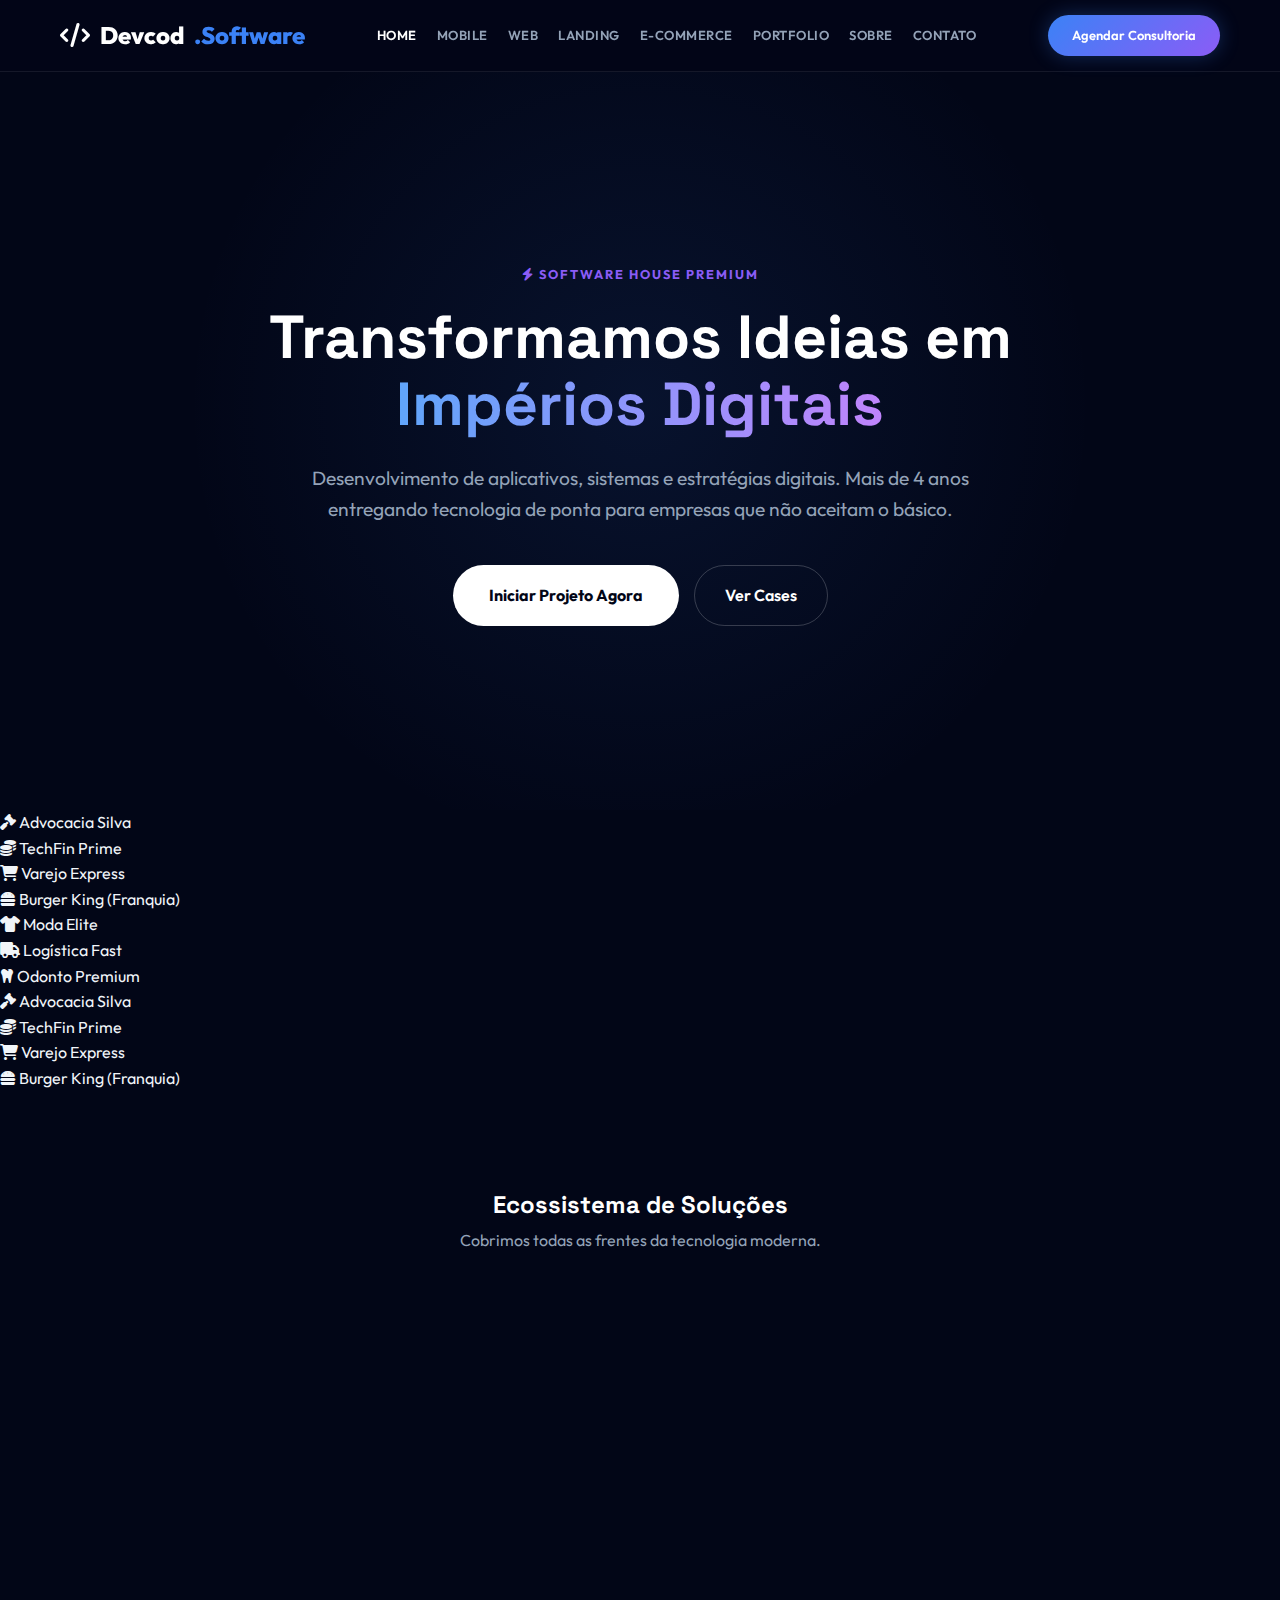
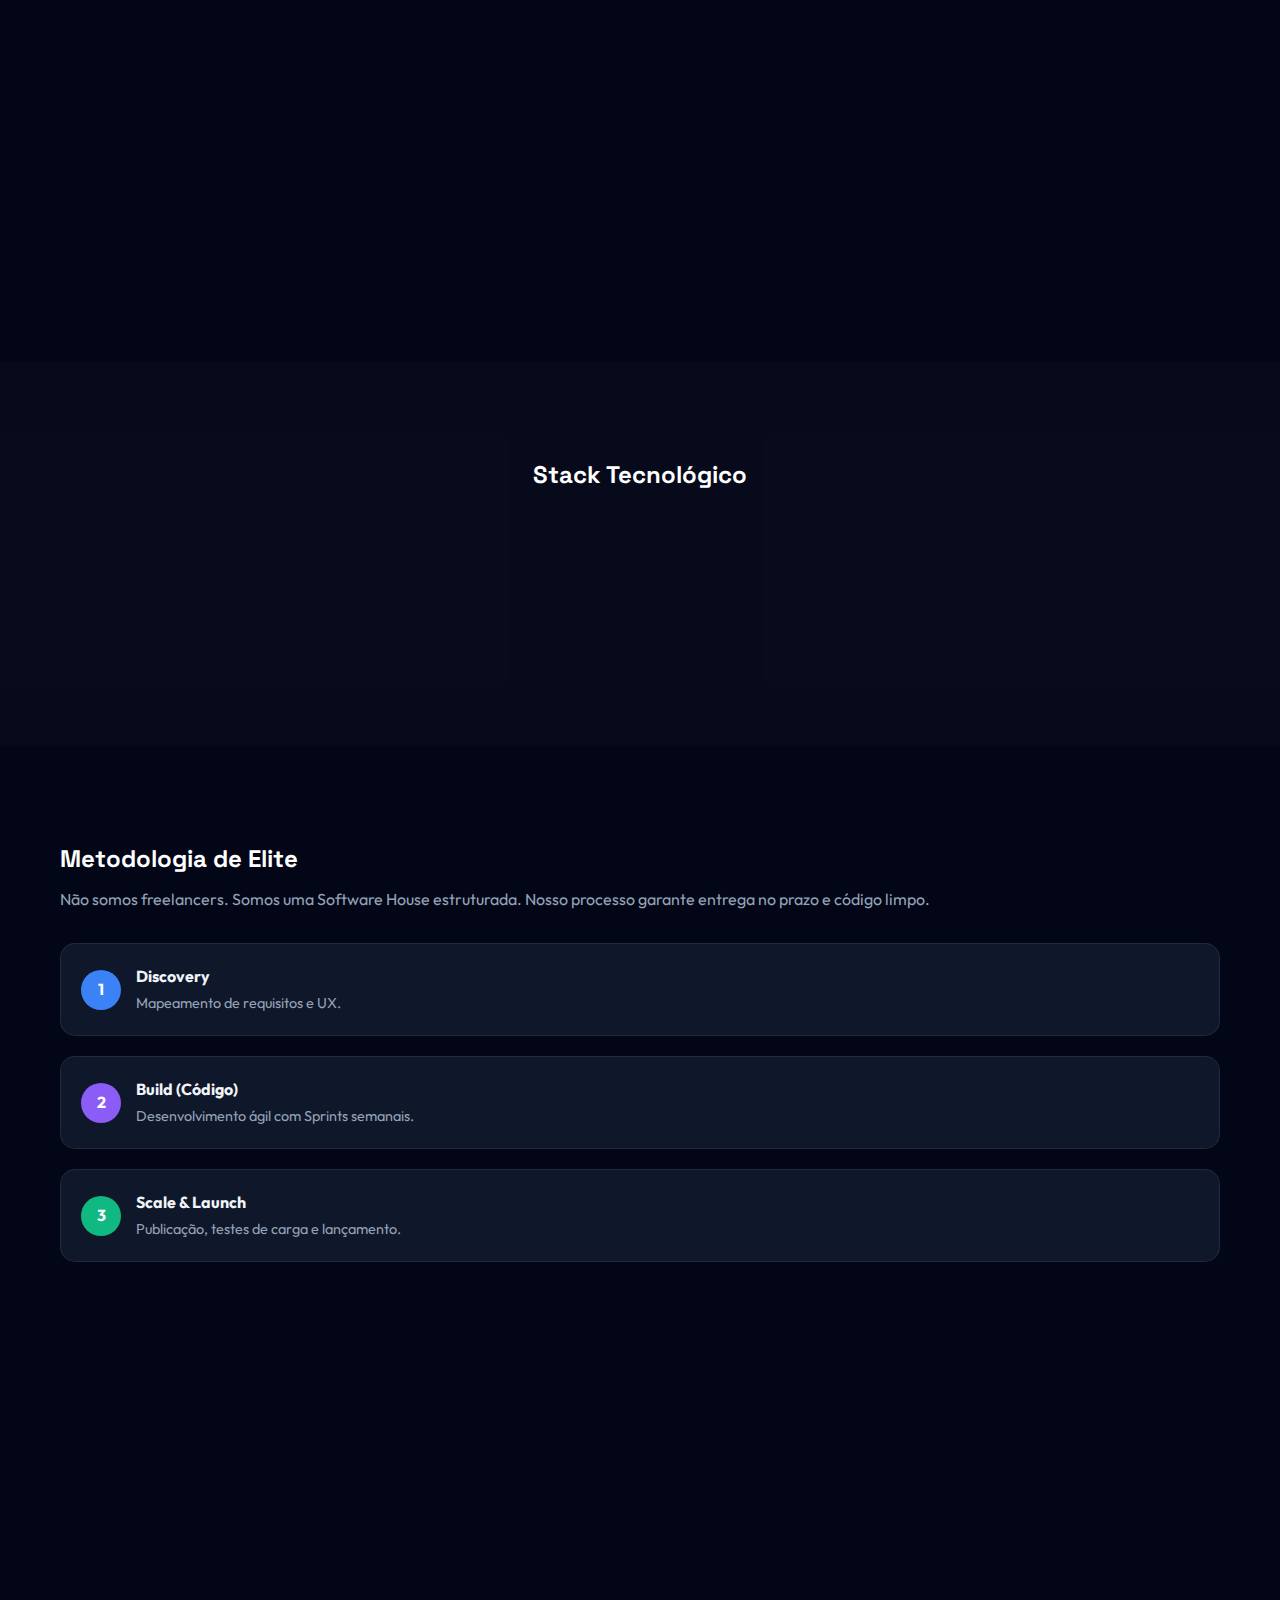
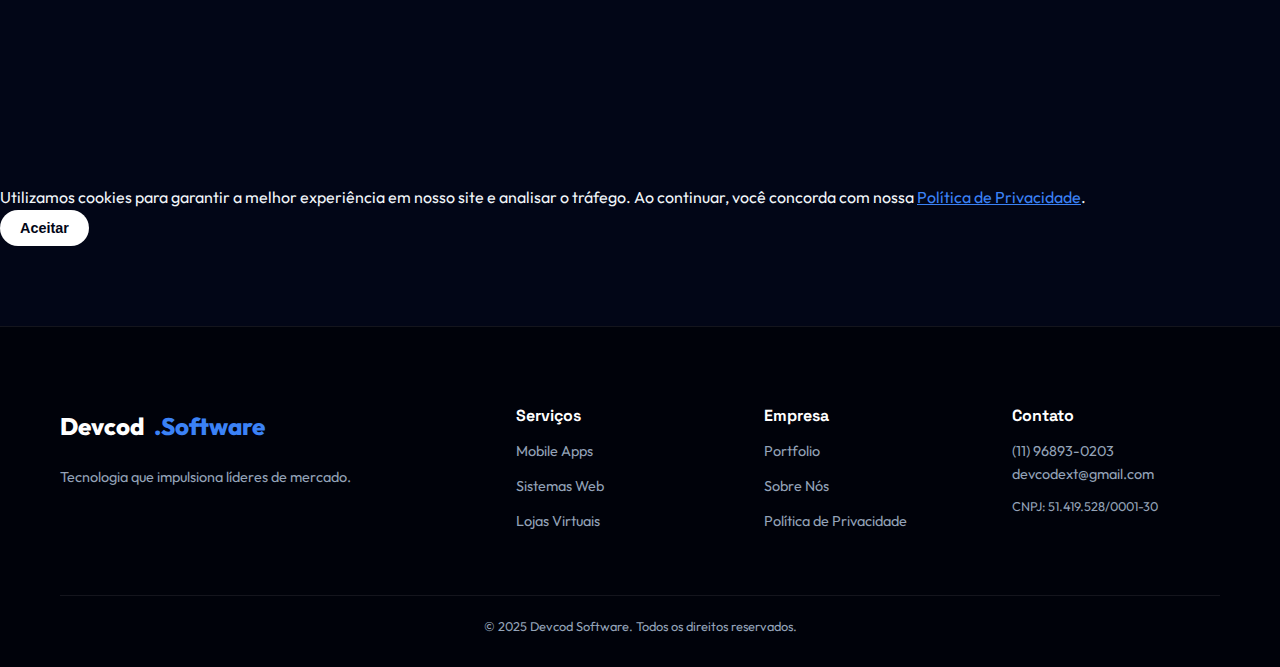
<file: index.html>
<!DOCTYPE html>
<html lang="pt-BR">
<head>
    <meta charset="UTF-8">
    <meta name="viewport" content="width=device-width, initial-scale=1.0">
    <title>Devcod Software | Tecnologia Enterprise</title>
    <meta name="description" content="Software House especializada em Apps, Sistemas Web e E-commerce. Transforme sua empresa com tecnologia de ponta.">
    <link rel="stylesheet" href="style.css">
    <link rel="stylesheet" href="https://cdnjs.cloudflare.com/ajax/libs/font-awesome/6.4.0/css/all.min.css">
</head>
<body>
    <header>
        <div class="container nav-flex">
            <a href="index.html" class="logo"><i class="fa-solid fa-code"></i> Devcod<span>.Software</span></a>
            <nav class="nav-links">
                <a href="index.html" class="active">Home</a>
                <a href="mobile.html">Mobile</a>
                <a href="web.html">Web</a>
                <a href="landing.html">Landing</a>
                <a href="ecommerce.html">E-commerce</a>
                <a href="portfolio.html">Portfolio</a>
                <a href="sobre.html">Sobre</a>
                <a href="suporte.html">Contato</a>
            </nav>
            <a href="suporte.html" class="cta-header">Agendar Consultoria</a>
        </div>
    </header>

    <main>
        <section class="hero-full">
            <div class="container">
                <div style="color:var(--accent); font-weight:700; letter-spacing:2px; text-transform:uppercase; font-size:0.8rem; margin-bottom:20px;">
                    <i class="fa-solid fa-bolt"></i> Software House Premium
                </div>
                <h1 class="hero-title">Transformamos Ideias em <span class="text-gradient">Impérios Digitais</span></h1>
                <p class="hero-subtitle">Desenvolvimento de aplicativos, sistemas e estratégias digitais. Mais de 4 anos entregando tecnologia de ponta para empresas que não aceitam o básico.</p>
                <div style="display:flex; gap:15px; justify-content:center; flex-wrap:wrap;">
                    <a href="suporte.html" class="btn-primary">Iniciar Projeto Agora</a>
                    <a href="portfolio.html" style="padding:15px 30px; border:1px solid rgba(255,255,255,0.2); border-radius:50px; color:white; font-weight:600; display:inline-flex; align-items:center; justify-content:center;">Ver Cases</a>
                </div>
            </div>
        </section>

        <!-- MARQUEE DE EMPRESAS -->
        <div class="marquee-container">
            <div class="marquee-track">
                <div class="brand-item"><i class="fa-solid fa-gavel"></i> Advocacia Silva</div>
                <div class="brand-item"><i class="fa-solid fa-coins"></i> TechFin Prime</div>
                <div class="brand-item"><i class="fa-solid fa-cart-shopping"></i> Varejo Express</div>
                <div class="brand-item"><i class="fa-solid fa-burger"></i> Burger King (Franquia)</div>
                <div class="brand-item"><i class="fa-solid fa-shirt"></i> Moda Elite</div>
                <div class="brand-item"><i class="fa-solid fa-truck"></i> Logística Fast</div>
                <div class="brand-item"><i class="fa-solid fa-tooth"></i> Odonto Premium</div>
                <!-- Repetição -->
                <div class="brand-item"><i class="fa-solid fa-gavel"></i> Advocacia Silva</div>
                <div class="brand-item"><i class="fa-solid fa-coins"></i> TechFin Prime</div>
                <div class="brand-item"><i class="fa-solid fa-cart-shopping"></i> Varejo Express</div>
                <div class="brand-item"><i class="fa-solid fa-burger"></i> Burger King (Franquia)</div>
            </div>
        </div>

        <!-- SEÇÃO: ECOSSISTEMA -->
        <section class="section-padding">
            <div class="container">
                <h2 style="text-align:center; margin-bottom:10px;">Ecossistema de Soluções</h2>
                <p style="text-align:center; color:var(--text-muted); margin-bottom:50px;">Cobrimos todas as frentes da tecnologia moderna.</p>
                
                <div class="bento-grid">
                    <div class="bento-card">
                        <div class="bento-icon"><i class="fa-brands fa-android"></i></div>
                        <h3>Mobile Enterprise</h3>
                        <p style="color:var(--text-muted); font-size:0.9rem;">Apps nativos (iOS/Android) com foco em retenção e performance.</p>
                        <a href="mobile.html" style="margin-top:20px; color:var(--primary); font-weight:700; font-size:0.9rem;">Ver detalhes &rarr;</a>
                    </div>
                    <div class="bento-card">
                        <div class="bento-icon"><i class="fa-solid fa-laptop-code"></i></div>
                        <h3>Sistemas Web</h3>
                        <p style="color:var(--text-muted); font-size:0.9rem;">Dashboards, CRMs e ERPs em nuvem para gestão completa.</p>
                        <a href="web.html" style="margin-top:20px; color:var(--primary); font-weight:700; font-size:0.9rem;">Ver detalhes &rarr;</a>
                    </div>
                    <div class="bento-card">
                        <div class="bento-icon"><i class="fa-solid fa-rocket"></i></div>
                        <h3>Landing Pages</h3>
                        <p style="color:var(--text-muted); font-size:0.9rem;">Páginas de alta conversão otimizadas para tráfego pago.</p>
                        <a href="landing.html" style="margin-top:20px; color:var(--primary); font-weight:700; font-size:0.9rem;">Ver detalhes &rarr;</a>
                    </div>
                    <div class="bento-card">
                        <div class="bento-icon"><i class="fa-solid fa-shop"></i></div>
                        <h3>E-commerce</h3>
                        <p style="color:var(--text-muted); font-size:0.9rem;">Lojas virtuais completas com pagamento e frete integrados.</p>
                        <a href="ecommerce.html" style="margin-top:20px; color:var(--primary); font-weight:700; font-size:0.9rem;">Ver detalhes &rarr;</a>
                    </div>
                </div>
            </div>
        </section>

        <!-- SEÇÃO: TECNOLOGIAS (NOVO) -->
        <section class="section-padding" style="background: rgba(255,255,255,0.02);">
            <div class="container">
                <h2 style="text-align:center; margin-bottom:40px;">Stack Tecnológico</h2>
                <div class="bento-grid" style="grid-template-columns: repeat(auto-fit, minmax(150px, 1fr));">
                    <div class="bento-card" style="align-items:center; text-align:center; padding:20px;">
                        <i class="fa-brands fa-react" style="font-size:40px; color:#61DAFB; margin-bottom:10px;"></i>
                        <span style="font-weight:700;">React</span>
                    </div>
                    <div class="bento-card" style="align-items:center; text-align:center; padding:20px;">
                        <i class="fa-brands fa-node" style="font-size:40px; color:#339933; margin-bottom:10px;"></i>
                        <span style="font-weight:700;">Node.js</span>
                    </div>
                    <div class="bento-card" style="align-items:center; text-align:center; padding:20px;">
                        <i class="fa-brands fa-aws" style="font-size:40px; color:#FF9900; margin-bottom:10px;"></i>
                        <span style="font-weight:700;">AWS Cloud</span>
                    </div>
                    <div class="bento-card" style="align-items:center; text-align:center; padding:20px;">
                        <i class="fa-brands fa-docker" style="font-size:40px; color:#2496ED; margin-bottom:10px;"></i>
                        <span style="font-weight:700;">Docker</span>
                    </div>
                </div>
            </div>
        </section>

        <!-- SEÇÃO: PROCESSO (NOVO) -->
        <section class="section-padding">
            <div class="container">
                <div class="grid-2">
                    <div>
                        <h2>Metodologia de Elite</h2>
                        <p style="color:var(--text-muted); margin-bottom:30px;">Não somos freelancers. Somos uma Software House estruturada. Nosso processo garante entrega no prazo e código limpo.</p>
                        
                        <div style="display:flex; gap:20px; flex-direction:column;">
                            <div style="background:var(--bg-card); padding:20px; border-radius:15px; border:1px solid var(--border); display:flex; align-items:center; gap:15px;">
                                <span style="background:var(--primary); color:white; width:40px; height:40px; border-radius:50%; display:flex; align-items:center; justify-content:center; font-weight:bold;">1</span>
                                <div>
                                    <strong style="display:block;">Discovery</strong>
                                    <span style="font-size:0.9rem; color:var(--text-muted);">Mapeamento de requisitos e UX.</span>
                                </div>
                            </div>
                            <div style="background:var(--bg-card); padding:20px; border-radius:15px; border:1px solid var(--border); display:flex; align-items:center; gap:15px;">
                                <span style="background:var(--accent); color:white; width:40px; height:40px; border-radius:50%; display:flex; align-items:center; justify-content:center; font-weight:bold;">2</span>
                                <div>
                                    <strong style="display:block;">Build (Código)</strong>
                                    <span style="font-size:0.9rem; color:var(--text-muted);">Desenvolvimento ágil com Sprints semanais.</span>
                                </div>
                            </div>
                            <div style="background:var(--bg-card); padding:20px; border-radius:15px; border:1px solid var(--border); display:flex; align-items:center; gap:15px;">
                                <span style="background:var(--success); color:white; width:40px; height:40px; border-radius:50%; display:flex; align-items:center; justify-content:center; font-weight:bold;">3</span>
                                <div>
                                    <strong style="display:block;">Scale & Launch</strong>
                                    <span style="font-size:0.9rem; color:var(--text-muted);">Publicação, testes de carga e lançamento.</span>
                                </div>
                            </div>
                        </div>
                    </div>
                    
                    <div class="bento-card" style="text-align:center;">
                        <h3 style="margin-bottom:20px;">Impacto em Números</h3>
                        <div style="display:grid; grid-template-columns:1fr 1fr; gap:20px;">
                            <div style="background:rgba(255,255,255,0.05); padding:15px; border-radius:10px;">
                                <div style="font-size:2rem; font-weight:800; color:var(--success);">+150</div>
                                <div style="font-size:0.7rem; text-transform:uppercase;">Projetos</div>
                            </div>
                            <div style="background:rgba(255,255,255,0.05); padding:15px; border-radius:10px;">
                                <div style="font-size:2rem; font-weight:800; color:var(--success);">4 Anos</div>
                                <div style="font-size:0.7rem; text-transform:uppercase;">Mercado</div>
                            </div>
                            <div style="background:rgba(255,255,255,0.05); padding:15px; border-radius:10px; grid-column: span 2;">
                                <div style="font-size:2rem; font-weight:800; color:var(--success);">R$ 12M+</div>
                                <div style="font-size:0.7rem; text-transform:uppercase;">Transacionados</div>
                            </div>
                        </div>
                        <a href="suporte.html" class="btn-primary" style="margin-top:30px; width:100%;">Falar com Consultor</a>
                    </div>
                </div>
            </div>
        </section>
    </main>

    <!-- BANNER DE COOKIES -->
    <div id="cookie-banner" class="cookie-banner hidden">
        <div class="cookie-content">
            <p>Utilizamos cookies para garantir a melhor experiência em nosso site e analisar o tráfego. Ao continuar, você concorda com nossa <a href="privacidade.html" style="color:var(--primary); text-decoration:underline;">Política de Privacidade</a>.</p>
            <div class="cookie-actions">
                <button id="accept-cookies" class="btn-primary" style="padding: 10px 20px; font-size: 0.9rem;">Aceitar</button>
            </div>
        </div>
    </div>

    <footer>
        <div class="container">
            <div class="footer-grid">
                <div>
                    <div class="logo">Devcod<span>.Software</span></div>
                    <p style="color:var(--text-muted); font-size:0.9rem; margin-top:20px;">Tecnologia que impulsiona líderes de mercado.</p>
                </div>
                <div class="footer-links">
                    <h4 style="font-size:1rem;">Serviços</h4>
                    <a href="mobile.html">Mobile Apps</a>
                    <a href="web.html">Sistemas Web</a>
                    <a href="ecommerce.html">Lojas Virtuais</a>
                </div>
                <div class="footer-links">
                    <h4 style="font-size:1rem;">Empresa</h4>
                    <a href="portfolio.html">Portfolio</a>
                    <a href="sobre.html">Sobre Nós</a>
                    <a href="privacidade.html">Política de Privacidade</a>
                </div>
                <div>
                    <h4 style="font-size:1rem;">Contato</h4>
                    <p style="color:var(--text-muted); font-size:0.9rem;">(11) 96893-0203</p>
                    <p style="color:var(--text-muted); font-size:0.9rem;">devcodext@gmail.com</p>
                    <p style="color:var(--text-muted); font-size:0.8rem; margin-top:10px;">CNPJ: 51.419.528/0001-30</p>
                </div>
            </div>
            <div style="text-align:center; margin-top:50px; border-top:1px solid var(--border); padding-top:20px; font-size:0.8rem; color:var(--text-muted);">
                &copy; 2025 Devcod Software. Todos os direitos reservados.
            </div>
        </div>
    </footer>
    <script src="script.js"></script>
</body>
</html>
</file>
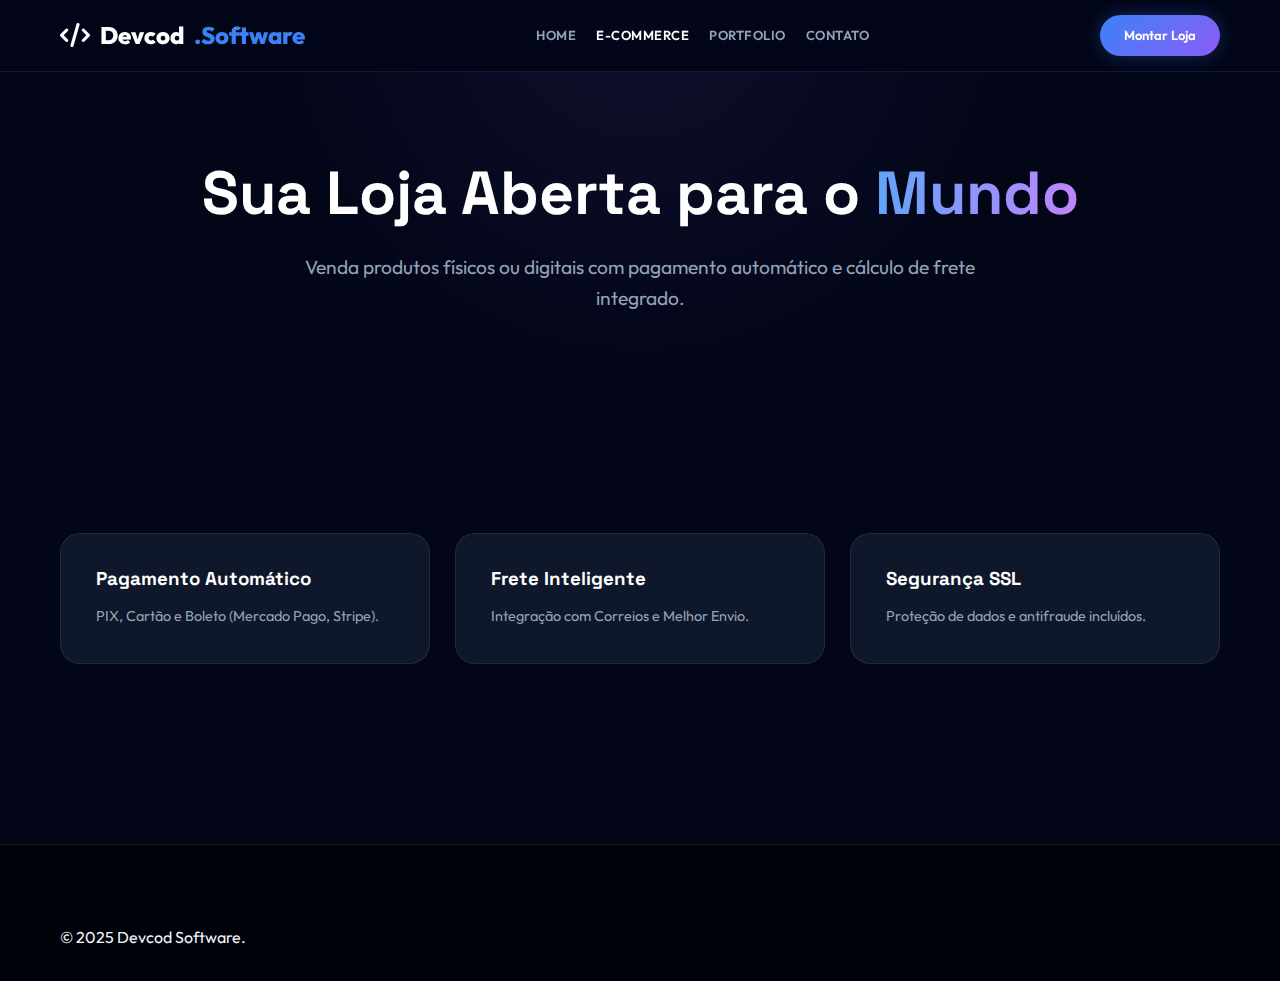
<file: ecommerce.html>
<!DOCTYPE html>
<html lang="pt-BR">
<head>
    <meta charset="UTF-8">
    <meta name="viewport" content="width=device-width, initial-scale=1.0">
    <title>E-commerce | Devcod</title>
    <link rel="stylesheet" href="style.css">
    <link rel="stylesheet" href="https://cdnjs.cloudflare.com/ajax/libs/font-awesome/6.4.0/css/all.min.css">
</head>
<body>
    <header>
        <div class="container nav-flex">
            <a href="index.html" class="logo"><i class="fa-solid fa-code"></i> Devcod<span>.Software</span></a>
            <nav class="nav-links">
                <a href="index.html">Home</a>
                <a href="ecommerce.html" class="active">E-commerce</a>
                <a href="portfolio.html">Portfolio</a>
                <a href="suporte.html">Contato</a>
            </nav>
            <a href="suporte.html" class="cta-header">Montar Loja</a>
        </div>
    </header>

    <main>
        <section class="page-hero">
            <div class="container">
                <h1 class="hero-title">Sua Loja Aberta para o <span class="text-gradient">Mundo</span></h1>
                <p class="hero-subtitle">Venda produtos físicos ou digitais com pagamento automático e cálculo de frete integrado.</p>
            </div>
        </section>

        <section class="section-padding">
            <div class="container">
                <div class="bento-grid">
                    <div class="bento-card">
                        <h3>Pagamento Automático</h3>
                        <p style="color:var(--text-muted); font-size:0.9rem;">PIX, Cartão e Boleto (Mercado Pago, Stripe).</p>
                    </div>
                    <div class="bento-card">
                        <h3>Frete Inteligente</h3>
                        <p style="color:var(--text-muted); font-size:0.9rem;">Integração com Correios e Melhor Envio.</p>
                    </div>
                    <div class="bento-card">
                        <h3>Segurança SSL</h3>
                        <p style="color:var(--text-muted); font-size:0.9rem;">Proteção de dados e antifraude incluídos.</p>
                    </div>
                </div>
            </div>
        </section>
    </main>

    <footer><div class="container"><div class="legal">&copy; 2025 Devcod Software.</div></div></footer>
    <script src="script.js"></script>
</body>
</html>
</file>
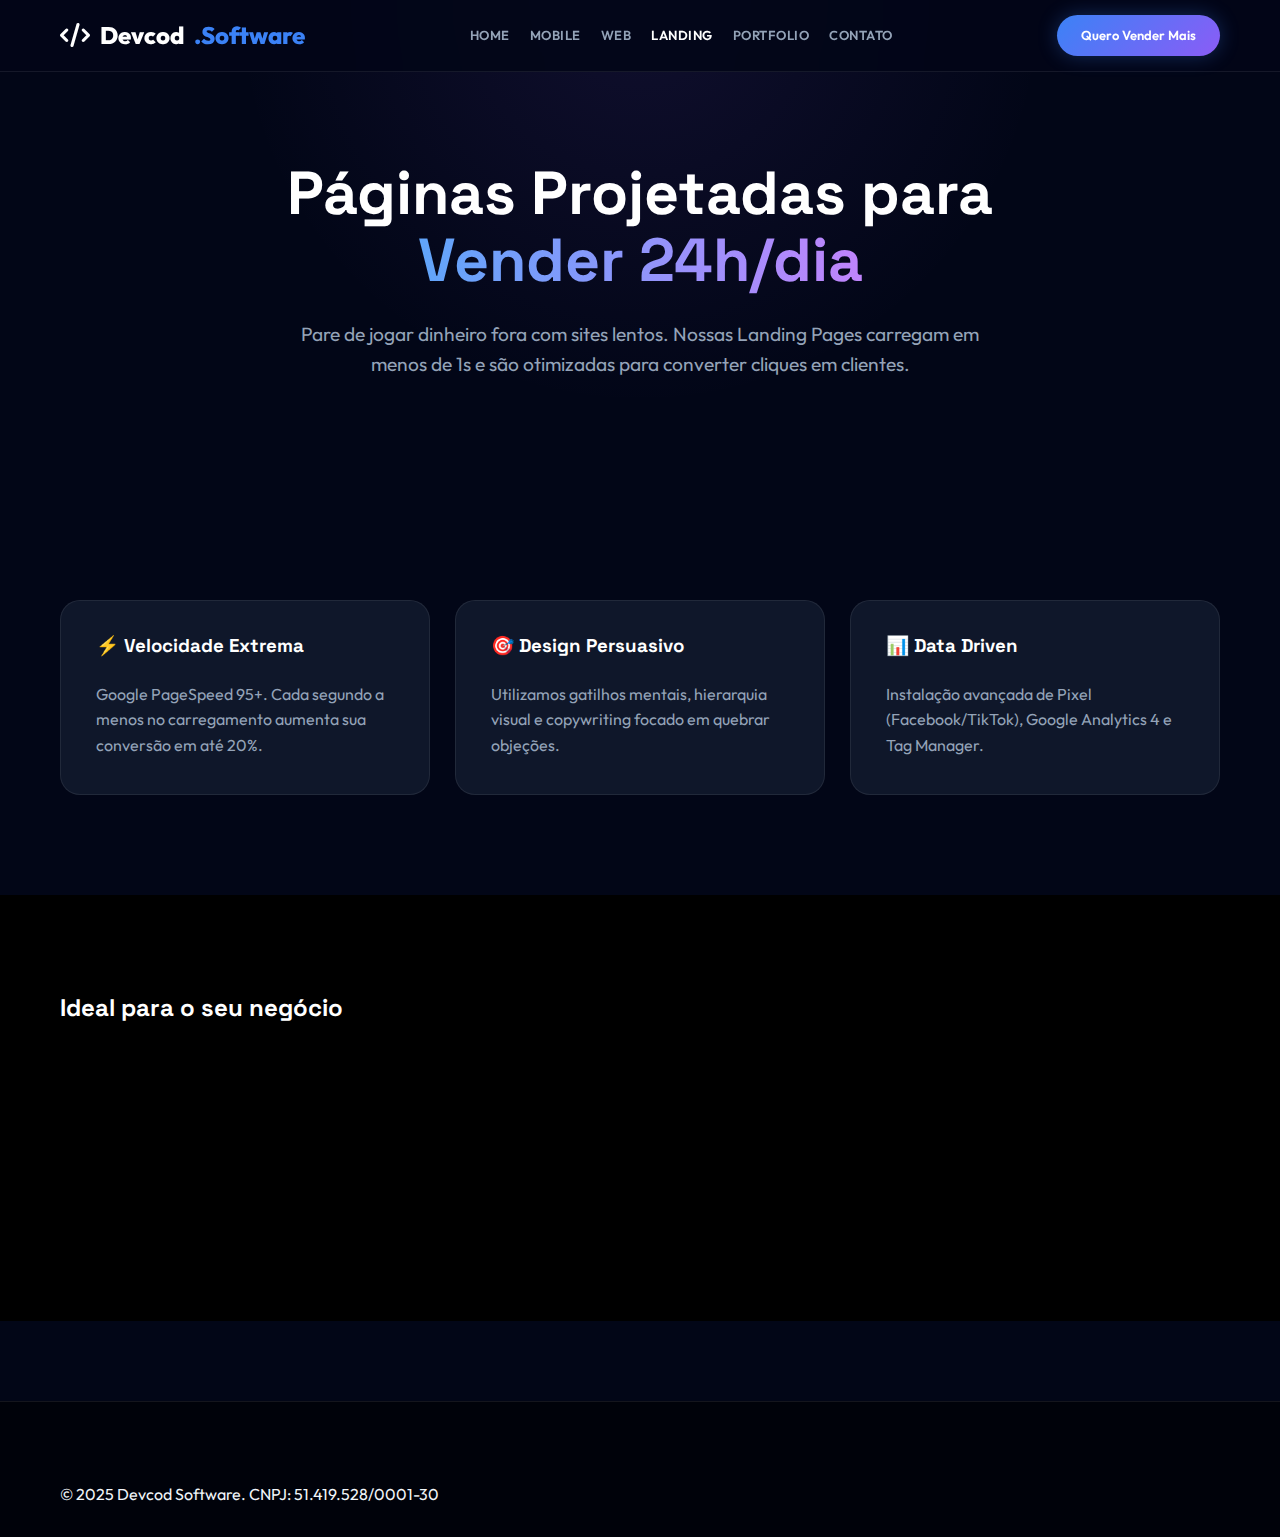
<file: landing.html>
<!DOCTYPE html>
<html lang="pt-BR">
<head>
    <meta charset="UTF-8">
    <meta name="viewport" content="width=device-width, initial-scale=1.0">
    <title>Landing Pages de Alta Conversão | Devcod</title>
    <link rel="stylesheet" href="style.css">
    <link rel="stylesheet" href="https://cdnjs.cloudflare.com/ajax/libs/font-awesome/6.4.0/css/all.min.css">
</head>
<body>
    <header>
        <div class="container nav-flex">
            <a href="index.html" class="logo"><i class="fa-solid fa-code"></i> Devcod<span>.Software</span></a>
            <nav class="nav-links">
                <a href="index.html">Home</a>
                <a href="mobile.html">Mobile</a>
                <a href="web.html">Web</a>
                <a href="landing.html" class="active">Landing</a>
                <a href="portfolio.html">Portfolio</a>
                <a href="suporte.html">Contato</a>
            </nav>
            <a href="suporte.html" class="cta-header">Quero Vender Mais</a>
        </div>
    </header>

    <main>
        <section class="page-hero">
            <div class="container">
                <h1 class="hero-title">Páginas Projetadas para <span class="text-gradient">Vender 24h/dia</span></h1>
                <p class="hero-subtitle">Pare de jogar dinheiro fora com sites lentos. Nossas Landing Pages carregam em menos de 1s e são otimizadas para converter cliques em clientes.</p>
            </div>
        </section>

        <section class="section-padding">
            <div class="container">
                <div class="bento-grid">
                    <div class="bento-card">
                        <h3>⚡ Velocidade Extrema</h3>
                        <p style="color:var(--text-muted); margin-top:10px;">Google PageSpeed 95+. Cada segundo a menos no carregamento aumenta sua conversão em até 20%.</p>
                    </div>
                    <div class="bento-card">
                        <h3>🎯 Design Persuasivo</h3>
                        <p style="color:var(--text-muted); margin-top:10px;">Utilizamos gatilhos mentais, hierarquia visual e copywriting focado em quebrar objeções.</p>
                    </div>
                    <div class="bento-card">
                        <h3>📊 Data Driven</h3>
                        <p style="color:var(--text-muted); margin-top:10px;">Instalação avançada de Pixel (Facebook/TikTok), Google Analytics 4 e Tag Manager.</p>
                    </div>
                </div>
            </div>
        </section>

        <section class="section-padding" style="background:#000;">
            <div class="container">
                <h2 style="margin-bottom:40px;">Ideal para o seu negócio</h2>
                <div class="bento-grid" style="grid-template-columns: repeat(auto-fit, minmax(200px, 1fr));">
                    <div class="bento-card" style="text-align:center;">
                        <i class="fa-solid fa-scale-balanced" style="font-size:40px; color:var(--primary); margin-bottom:15px;"></i>
                        <h4>Advocacia</h4>
                    </div>
                    <div class="bento-card" style="text-align:center;">
                        <i class="fa-solid fa-stethoscope" style="font-size:40px; color:var(--primary); margin-bottom:15px;"></i>
                        <h4>Médicos</h4>
                    </div>
                    <div class="bento-card" style="text-align:center;">
                        <i class="fa-solid fa-coins" style="font-size:40px; color:var(--primary); margin-bottom:15px;"></i>
                        <h4>Financeiro</h4>
                    </div>
                    <div class="bento-card" style="text-align:center;">
                        <i class="fa-solid fa-graduation-cap" style="font-size:40px; color:var(--primary); margin-bottom:15px;"></i>
                        <h4>Infoprodutos</h4>
                    </div>
                </div>
            </div>
        </section>
    </main>

    <footer>
        <div class="container">
            <div class="legal">&copy; 2025 Devcod Software. CNPJ: 51.419.528/0001-30</div>
        </div>
    </footer>
    <script src="script.js"></script>
</body>
</html>
</file>
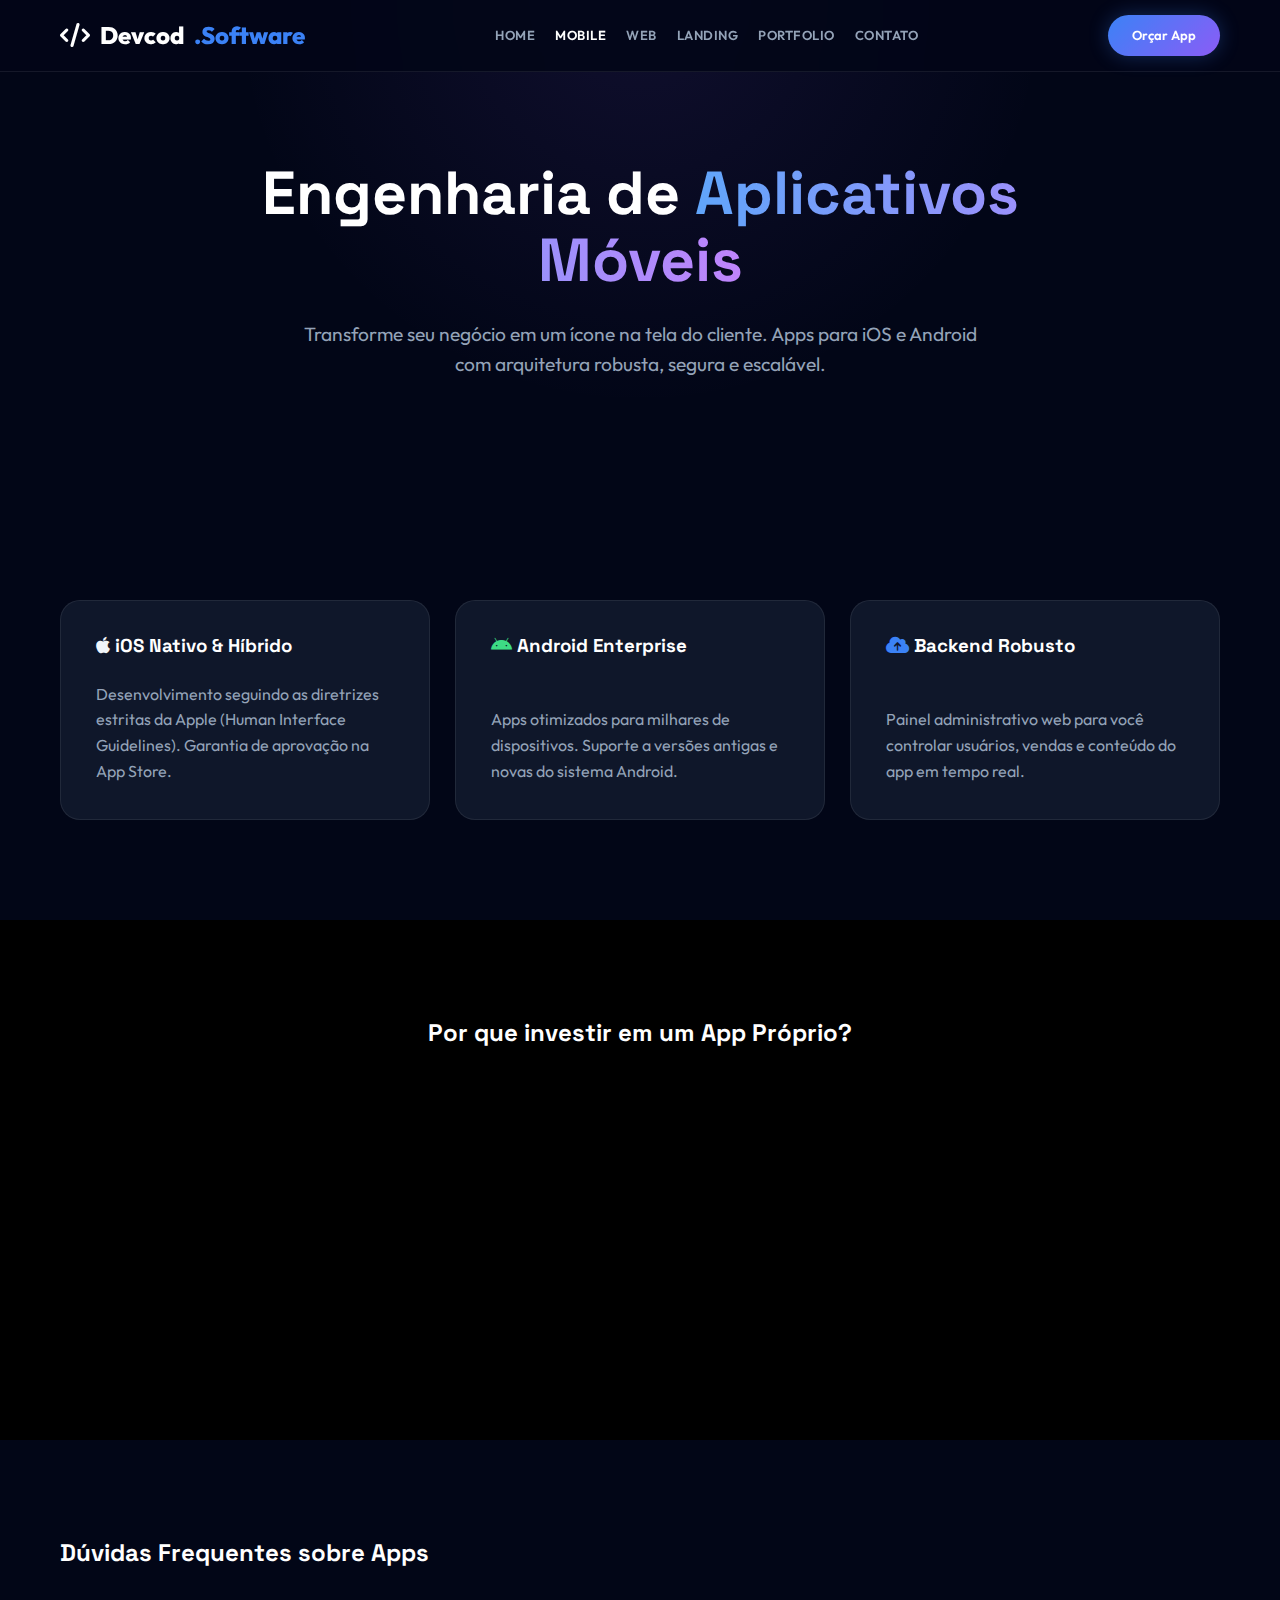
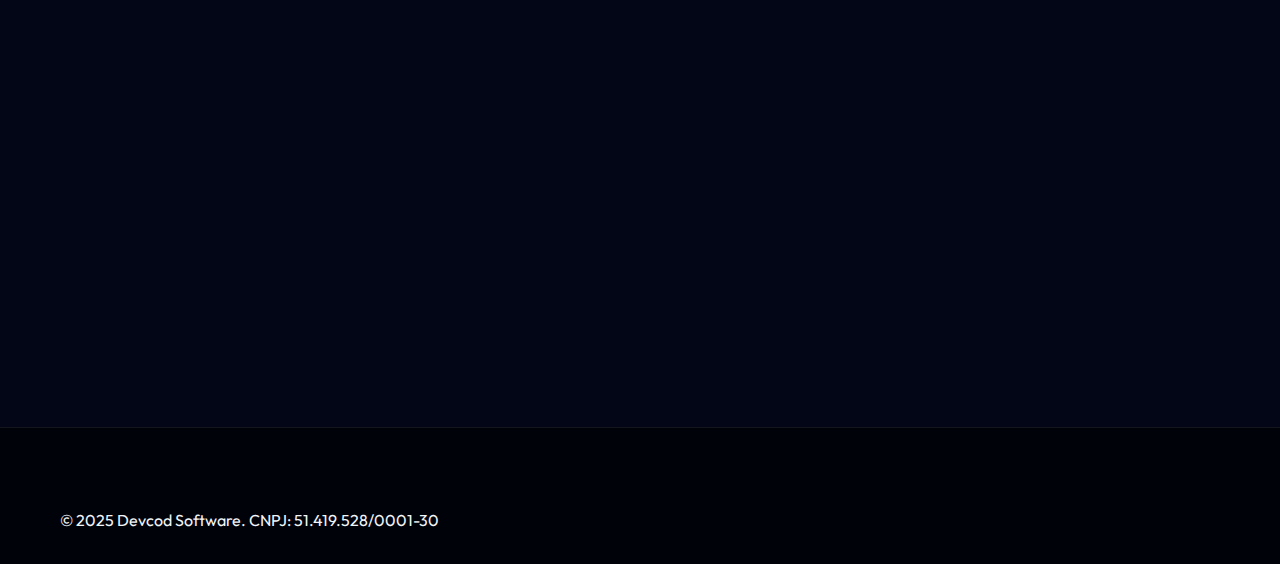
<file: mobile.html>
<!DOCTYPE html>
<html lang="pt-BR">
<head>
    <meta charset="UTF-8">
    <meta name="viewport" content="width=device-width, initial-scale=1.0">
    <title>Desenvolvimento Mobile Enterprise | Devcod</title>
    <link rel="stylesheet" href="style.css">
    <link rel="stylesheet" href="https://cdnjs.cloudflare.com/ajax/libs/font-awesome/6.4.0/css/all.min.css">
</head>
<body>
    <header>
        <div class="container nav-flex">
            <a href="index.html" class="logo"><i class="fa-solid fa-code"></i> Devcod<span>.Software</span></a>
            <nav class="nav-links">
                <a href="index.html">Home</a>
                <a href="mobile.html" class="active">Mobile</a>
                <a href="web.html">Web</a>
                <a href="landing.html">Landing</a>
                <a href="portfolio.html">Portfolio</a>
                <a href="suporte.html">Contato</a>
            </nav>
            <a href="suporte.html" class="cta-header">Orçar App</a>
        </div>
    </header>

    <main>
        <section class="page-hero">
            <div class="container">
                <h1 class="hero-title">Engenharia de <span class="text-gradient">Aplicativos Móveis</span></h1>
                <p class="hero-subtitle">Transforme seu negócio em um ícone na tela do cliente. Apps para iOS e Android com arquitetura robusta, segura e escalável.</p>
            </div>
        </section>

        <section class="section-padding">
            <div class="container">
                <div class="bento-grid">
                    <div class="bento-card">
                        <h3><i class="fa-brands fa-apple" style="color:var(--text-main)"></i> iOS Nativo & Híbrido</h3>
                        <p style="color:var(--text-muted); margin-top:10px;">Desenvolvimento seguindo as diretrizes estritas da Apple (Human Interface Guidelines). Garantia de aprovação na App Store.</p>
                    </div>
                    <div class="bento-card">
                        <h3><i class="fa-brands fa-android" style="color:#3DDC84"></i> Android Enterprise</h3>
                        <p style="color:var(--text-muted); margin-top:10px;">Apps otimizados para milhares de dispositivos. Suporte a versões antigas e novas do sistema Android.</p>
                    </div>
                    <div class="bento-card">
                        <h3><i class="fa-solid fa-cloud-arrow-up" style="color:var(--primary)"></i> Backend Robusto</h3>
                        <p style="color:var(--text-muted); margin-top:10px;">Painel administrativo web para você controlar usuários, vendas e conteúdo do app em tempo real.</p>
                    </div>
                </div>
            </div>
        </section>

        <section class="section-padding" style="background:#000;">
            <div class="container">
                <h2 style="text-align:center; margin-bottom:50px;">Por que investir em um App Próprio?</h2>
                <div class="bento-grid" style="grid-template-columns: repeat(auto-fit, minmax(250px, 1fr));">
                    <div class="bento-card">
                        <div class="bento-icon"><i class="fa-solid fa-bell"></i></div>
                        <h4>Notificações Push</h4>
                        <p style="font-size:0.9rem; color:var(--text-muted);">Envie ofertas direto para a tela bloqueada do cliente. Taxa de abertura 5x maior que e-mail.</p>
                    </div>
                    <div class="bento-card">
                        <div class="bento-icon"><i class="fa-solid fa-wifi"></i></div>
                        <h4>Modo Offline</h4>
                        <p style="font-size:0.9rem; color:var(--text-muted);">Permita que seu cliente navegue no catálogo ou acesse dados mesmo sem internet.</p>
                    </div>
                    <div class="bento-card">
                        <div class="bento-icon"><i class="fa-solid fa-fingerprint"></i></div>
                        <h4>Biometria</h4>
                        <p style="font-size:0.9rem; color:var(--text-muted);">Login seguro e rápido usando FaceID ou Digital, aumentando a confiança do usuário.</p>
                    </div>
                    <div class="bento-card">
                        <div class="bento-icon"><i class="fa-solid fa-star"></i></div>
                        <h4>Fidelização</h4>
                        <p style="font-size:0.9rem; color:var(--text-muted);">Crie programas de pontos e cashback dentro do app para reter clientes.</p>
                    </div>
                </div>
            </div>
        </section>

        <section class="section-padding">
            <div class="container">
                <h2 style="margin-bottom:30px;">Dúvidas Frequentes sobre Apps</h2>
                <div class="faq-item">
                    <div class="faq-question">Vocês publicam nas lojas? <i class="fa-solid fa-chevron-down"></i></div>
                    <div class="faq-answer">Sim. Cuidamos de todo o processo burocrático de criação das contas de desenvolvedor, certificação e publicação na Apple App Store e Google Play Store.</div>
                </div>
                <div class="faq-item">
                    <div class="faq-question">O aplicativo terá painel de controle? <i class="fa-solid fa-chevron-down"></i></div>
                    <div class="faq-answer">Com certeza. Desenvolvemos um painel web administrativo onde você pode ver métricas, cadastrar produtos, enviar notificações e gerenciar usuários.</div>
                </div>
                <div class="faq-item">
                    <div class="faq-question">Qual o prazo de desenvolvimento? <i class="fa-solid fa-chevron-down"></i></div>
                    <div class="faq-answer">Projetos MVP (Mínimo Produto Viável) levam em média 30 a 45 dias. Projetos complexos podem levar de 2 a 4 meses. Entregamos um cronograma detalhado no início.</div>
                </div>
            </div>
        </section>
    </main>

    <footer>
        <div class="container">
            <div class="legal">&copy; 2025 Devcod Software. CNPJ: 51.419.528/0001-30</div>
        </div>
    </footer>
    <script src="script.js"></script>
</body>
</html>
</file>
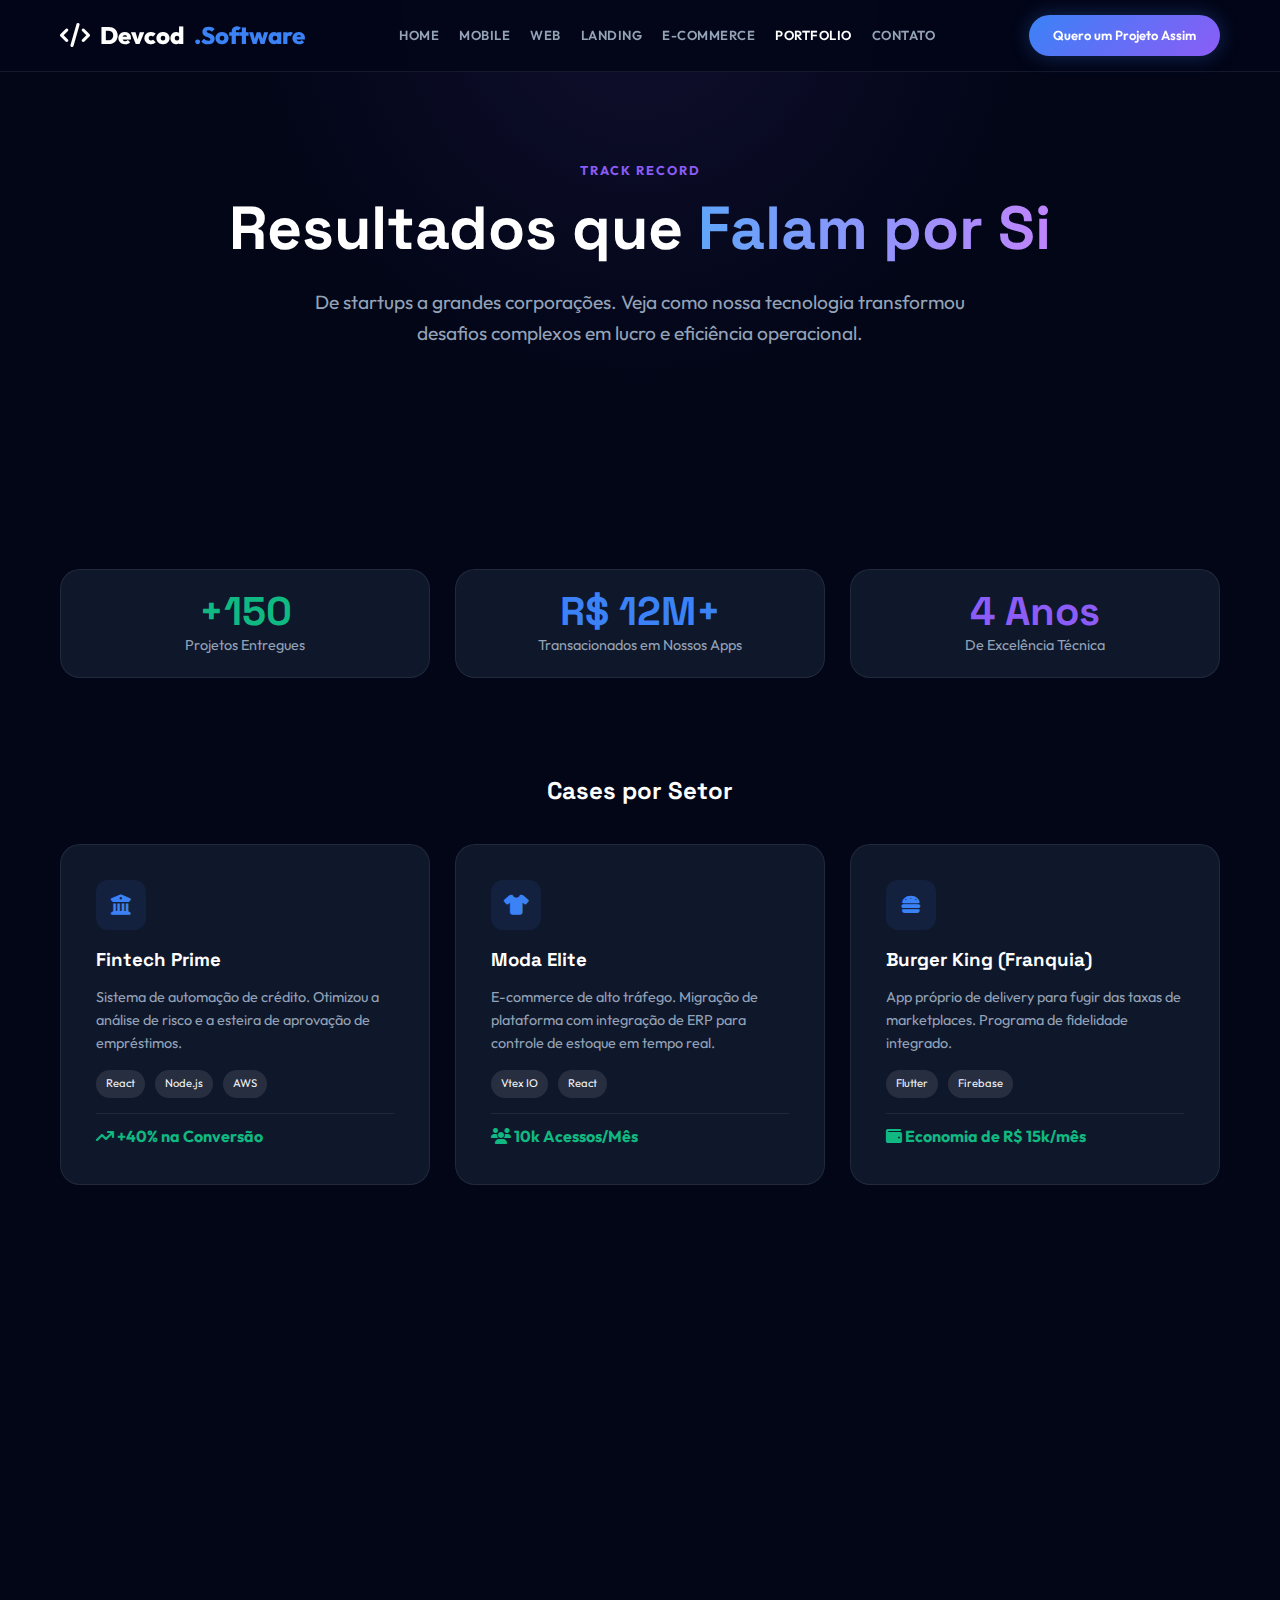
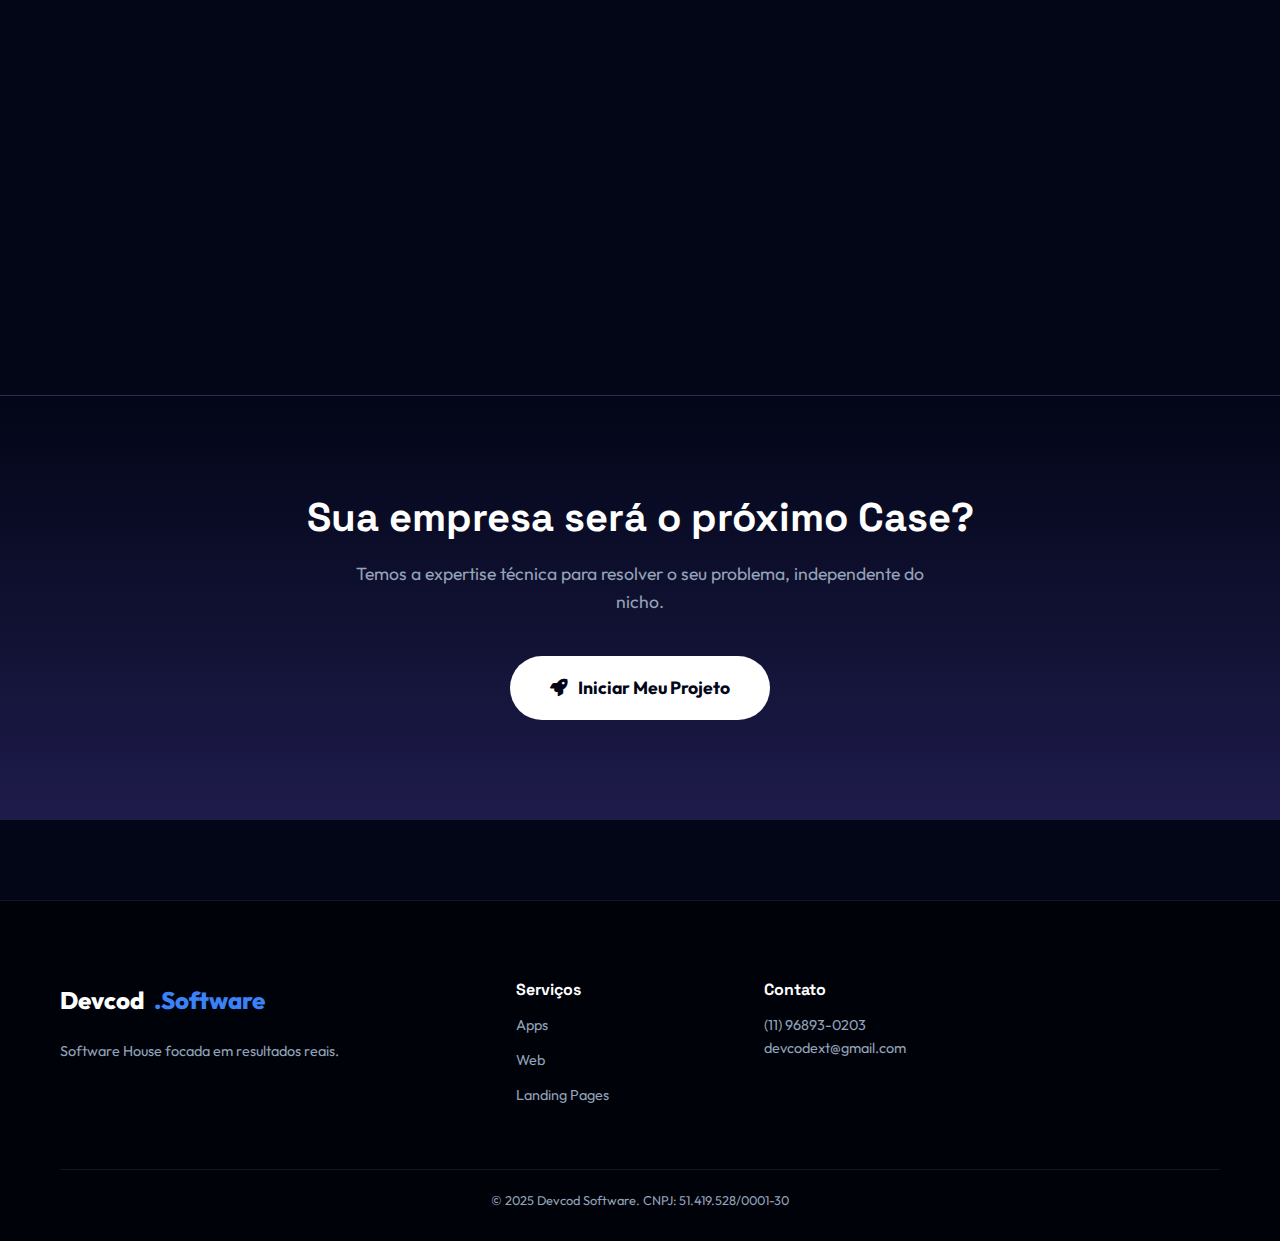
<file: portfolio.html>
<!DOCTYPE html>
<html lang="pt-BR">
<head>
    <meta charset="UTF-8">
    <meta name="viewport" content="width=device-width, initial-scale=1.0">
    <title>Portfolio & Cases | Devcod</title>
    <link rel="stylesheet" href="style.css">
    <link rel="stylesheet" href="https://cdnjs.cloudflare.com/ajax/libs/font-awesome/6.4.0/css/all.min.css">
</head>
<body>
    <header>
        <div class="container nav-flex">
            <a href="index.html" class="logo"><i class="fa-solid fa-code"></i> Devcod<span>.Software</span></a>
            <nav class="nav-links">
                <a href="index.html">Home</a>
                <a href="mobile.html">Mobile</a>
                <a href="web.html">Web</a>
                <a href="landing.html">Landing</a>
                <a href="ecommerce.html">E-commerce</a>
                <a href="portfolio.html" class="active">Portfolio</a>
                <a href="suporte.html">Contato</a>
            </nav>
            <a href="suporte.html" class="cta-header">Quero um Projeto Assim</a>
        </div>
    </header>

    <main>
        <section class="page-hero">
            <div class="container">
                <div style="color:var(--accent); font-weight:700; letter-spacing:2px; text-transform:uppercase; font-size:0.8rem; margin-bottom:15px;">
                    Track Record
                </div>
                <h1 class="hero-title">Resultados que <span class="text-gradient">Falam por Si</span></h1>
                <p class="hero-subtitle">De startups a grandes corporações. Veja como nossa tecnologia transformou desafios complexos em lucro e eficiência operacional.</p>
            </div>
        </section>

        <!-- SEÇÃO: ESTATÍSTICAS GLOBAIS -->
        <section class="section-padding" style="padding-bottom: 0;">
            <div class="container">
                <div class="bento-grid" style="grid-template-columns: repeat(auto-fit, minmax(200px, 1fr)); text-align: center;">
                    <div class="bento-card" style="padding: 20px;">
                        <h3 style="font-size: 2.5rem; color: var(--success); margin: 0;">+150</h3>
                        <p style="font-size: 0.9rem; color: var(--text-muted);">Projetos Entregues</p>
                    </div>
                    <div class="bento-card" style="padding: 20px;">
                        <h3 style="font-size: 2.5rem; color: var(--primary); margin: 0;">R$ 12M+</h3>
                        <p style="font-size: 0.9rem; color: var(--text-muted);">Transacionados em Nossos Apps</p>
                    </div>
                    <div class="bento-card" style="padding: 20px;">
                        <h3 style="font-size: 2.5rem; color: var(--accent); margin: 0;">4 Anos</h3>
                        <p style="font-size: 0.9rem; color: var(--text-muted);">De Excelência Técnica</p>
                    </div>
                </div>
            </div>
        </section>

        <!-- SEÇÃO: GRID DE PROJETOS -->
        <section class="section-padding">
            <div class="container">
                <h2 style="margin-bottom: 40px; text-align: center;">Cases por Setor</h2>
                <div class="bento-grid">
                    
                    <!-- Case 1: Fintech -->
                    <div class="bento-card">
                        <div class="bento-icon"><i class="fa-solid fa-building-columns"></i></div>
                        <h3>Fintech Prime</h3>
                        <p style="color:var(--text-muted); font-size:0.9rem; margin-bottom:15px;">
                            Sistema de automação de crédito. Otimizou a análise de risco e a esteira de aprovação de empréstimos.
                        </p>
                        <div style="display:flex; gap:10px; margin-bottom:15px; flex-wrap:wrap;">
                            <span style="background:rgba(255,255,255,0.1); padding:5px 10px; border-radius:15px; font-size:0.7rem;">React</span>
                            <span style="background:rgba(255,255,255,0.1); padding:5px 10px; border-radius:15px; font-size:0.7rem;">Node.js</span>
                            <span style="background:rgba(255,255,255,0.1); padding:5px 10px; border-radius:15px; font-size:0.7rem;">AWS</span>
                        </div>
                        <div style="border-top:1px solid var(--border); padding-top:10px;">
                            <strong style="color:var(--success);"><i class="fa-solid fa-arrow-trend-up"></i> +40% na Conversão</strong>
                        </div>
                    </div>

                    <!-- Case 2: E-commerce -->
                    <div class="bento-card">
                        <div class="bento-icon"><i class="fa-solid fa-shirt"></i></div>
                        <h3>Moda Elite</h3>
                        <p style="color:var(--text-muted); font-size:0.9rem; margin-bottom:15px;">
                            E-commerce de alto tráfego. Migração de plataforma com integração de ERP para controle de estoque em tempo real.
                        </p>
                        <div style="display:flex; gap:10px; margin-bottom:15px; flex-wrap:wrap;">
                            <span style="background:rgba(255,255,255,0.1); padding:5px 10px; border-radius:15px; font-size:0.7rem;">Vtex IO</span>
                            <span style="background:rgba(255,255,255,0.1); padding:5px 10px; border-radius:15px; font-size:0.7rem;">React</span>
                        </div>
                        <div style="border-top:1px solid var(--border); padding-top:10px;">
                            <strong style="color:var(--success);"><i class="fa-solid fa-users"></i> 10k Acessos/Mês</strong>
                        </div>
                    </div>

                    <!-- Case 3: Delivery -->
                    <div class="bento-card">
                        <div class="bento-icon"><i class="fa-solid fa-burger"></i></div>
                        <h3>Burger King (Franquia)</h3>
                        <p style="color:var(--text-muted); font-size:0.9rem; margin-bottom:15px;">
                            App próprio de delivery para fugir das taxas de marketplaces. Programa de fidelidade integrado.
                        </p>
                        <div style="display:flex; gap:10px; margin-bottom:15px; flex-wrap:wrap;">
                            <span style="background:rgba(255,255,255,0.1); padding:5px 10px; border-radius:15px; font-size:0.7rem;">Flutter</span>
                            <span style="background:rgba(255,255,255,0.1); padding:5px 10px; border-radius:15px; font-size:0.7rem;">Firebase</span>
                        </div>
                        <div style="border-top:1px solid var(--border); padding-top:10px;">
                            <strong style="color:var(--success);"><i class="fa-solid fa-wallet"></i> Economia de R$ 15k/mês</strong>
                        </div>
                    </div>

                    <!-- Case 4: Advocacia -->
                    <div class="bento-card">
                        <div class="bento-icon"><i class="fa-solid fa-gavel"></i></div>
                        <h3>Advocacia Silva</h3>
                        <p style="color:var(--text-muted); font-size:0.9rem; margin-bottom:15px;">
                            Site Institucional focado em SEO e autoridade digital. Landing pages específicas para cada área do direito.
                        </p>
                        <div style="display:flex; gap:10px; margin-bottom:15px; flex-wrap:wrap;">
                            <span style="background:rgba(255,255,255,0.1); padding:5px 10px; border-radius:15px; font-size:0.7rem;">WordPress</span>
                            <span style="background:rgba(255,255,255,0.1); padding:5px 10px; border-radius:15px; font-size:0.7rem;">SEO</span>
                        </div>
                        <div style="border-top:1px solid var(--border); padding-top:10px;">
                            <strong style="color:var(--success);"><i class="fa-brands fa-google"></i> Top 3 no Google</strong>
                        </div>
                    </div>

                    <!-- Case 5: Imobiliária -->
                    <div class="bento-card">
                        <div class="bento-icon"><i class="fa-solid fa-house-chimney"></i></div>
                        <h3>Imob Luxo</h3>
                        <p style="color:var(--text-muted); font-size:0.9rem; margin-bottom:15px;">
                            Portal imobiliário com tour virtual 360º e CRM integrado para corretores gerenciarem leads.
                        </p>
                        <div style="display:flex; gap:10px; margin-bottom:15px; flex-wrap:wrap;">
                            <span style="background:rgba(255,255,255,0.1); padding:5px 10px; border-radius:15px; font-size:0.7rem;">Next.js</span>
                            <span style="background:rgba(255,255,255,0.1); padding:5px 10px; border-radius:15px; font-size:0.7rem;">PostgreSQL</span>
                        </div>
                        <div style="border-top:1px solid var(--border); padding-top:10px;">
                            <strong style="color:var(--success);"><i class="fa-solid fa-key"></i> +20 Vendas/Mês via Site</strong>
                        </div>
                    </div>

                    <!-- Case 6: Logística -->
                    <div class="bento-card">
                        <div class="bento-icon"><i class="fa-solid fa-truck-fast"></i></div>
                        <h3>Logística Express</h3>
                        <p style="color:var(--text-muted); font-size:0.9rem; margin-bottom:15px;">
                            Sistema de rastreamento de frota e app para motoristas com comprovante de entrega digital.
                        </p>
                        <div style="display:flex; gap:10px; margin-bottom:15px; flex-wrap:wrap;">
                            <span style="background:rgba(255,255,255,0.1); padding:5px 10px; border-radius:15px; font-size:0.7rem;">React Native</span>
                            <span style="background:rgba(255,255,255,0.1); padding:5px 10px; border-radius:15px; font-size:0.7rem;">Google Maps API</span>
                        </div>
                        <div style="border-top:1px solid var(--border); padding-top:10px;">
                            <strong style="color:var(--success);"><i class="fa-solid fa-stopwatch"></i> Otimização de Rotas</strong>
                        </div>
                    </div>

                    <!-- Case 7: Saúde -->
                    <div class="bento-card">
                        <div class="bento-icon"><i class="fa-solid fa-heart-pulse"></i></div>
                        <h3>Clínica Vida</h3>
                        <p style="color:var(--text-muted); font-size:0.9rem; margin-bottom:15px;">
                            Sistema de agendamento online e telemedicina. Prontuário eletrônico seguro.
                        </p>
                        <div style="display:flex; gap:10px; margin-bottom:15px; flex-wrap:wrap;">
                            <span style="background:rgba(255,255,255,0.1); padding:5px 10px; border-radius:15px; font-size:0.7rem;">WebRTC</span>
                            <span style="background:rgba(255,255,255,0.1); padding:5px 10px; border-radius:15px; font-size:0.7rem;">Security HIPPA</span>
                        </div>
                        <div style="border-top:1px solid var(--border); padding-top:10px;">
                            <strong style="color:var(--success);"><i class="fa-solid fa-calendar-check"></i> Agenda 100% Cheia</strong>
                        </div>
                    </div>

                     <!-- Case 8: Supermercado -->
                     <div class="bento-card">
                        <div class="bento-icon"><i class="fa-solid fa-basket-shopping"></i></div>
                        <h3>Supermercado Bom Preço</h3>
                        <p style="color:var(--text-muted); font-size:0.9rem; margin-bottom:15px;">
                            App de mercado online com clube de descontos e encarte digital interativo.
                        </p>
                        <div style="display:flex; gap:10px; margin-bottom:15px; flex-wrap:wrap;">
                            <span style="background:rgba(255,255,255,0.1); padding:5px 10px; border-radius:15px; font-size:0.7rem;">PWA</span>
                            <span style="background:rgba(255,255,255,0.1); padding:5px 10px; border-radius:15px; font-size:0.7rem;">Ionic</span>
                        </div>
                        <div style="border-top:1px solid var(--border); padding-top:10px;">
                            <strong style="color:var(--success);"><i class="fa-solid fa-mobile"></i> 5.000 Downloads</strong>
                        </div>
                    </div>

                    <!-- Case 9: Educação -->
                    <div class="bento-card">
                        <div class="bento-icon"><i class="fa-solid fa-graduation-cap"></i></div>
                        <h3>Educa EAD</h3>
                        <p style="color:var(--text-muted); font-size:0.9rem; margin-bottom:15px;">
                            Plataforma de cursos online (LMS) com área de membros, quiz e emissão de certificados.
                        </p>
                        <div style="display:flex; gap:10px; margin-bottom:15px; flex-wrap:wrap;">
                            <span style="background:rgba(255,255,255,0.1); padding:5px 10px; border-radius:15px; font-size:0.7rem;">Moodle</span>
                            <span style="background:rgba(255,255,255,0.1); padding:5px 10px; border-radius:15px; font-size:0.7rem;">Vimeo API</span>
                        </div>
                        <div style="border-top:1px solid var(--border); padding-top:10px;">
                            <strong style="color:var(--success);"><i class="fa-solid fa-users"></i> +1.500 Alunos</strong>
                        </div>
                    </div>
                </div>
            </div>
        </section>

        <!-- CTA FINAL -->
        <section class="section-padding" style="background: linear-gradient(180deg, var(--bg-dark) 0%, #1e1b4b 100%); border-top: 1px solid var(--border);">
            <div class="container" style="text-align:center;">
                <h2 style="font-size:2.5rem; margin-bottom:20px;">Sua empresa será o próximo Case?</h2>
                <p style="color:var(--text-muted); font-size:1.1rem; max-width:600px; margin:0 auto 40px auto;">
                    Temos a expertise técnica para resolver o seu problema, independente do nicho.
                </p>
                <div style="display:flex; justify-content:center; gap:20px;">
                    <a href="suporte.html" class="btn-primary" style="padding: 18px 40px; font-size: 1.1rem;">
                        <i class="fa-solid fa-rocket"></i> Iniciar Meu Projeto
                    </a>
                </div>
            </div>
        </section>
    </main>

    <footer>
        <div class="container">
            <div class="footer-grid">
                <div>
                    <div class="logo">Devcod<span>.Software</span></div>
                    <p style="color:var(--text-muted); font-size:0.9rem; margin-top:20px;">Software House focada em resultados reais.</p>
                </div>
                <div class="footer-links">
                    <h4 style="font-size:1rem;">Serviços</h4>
                    <a href="mobile.html">Apps</a>
                    <a href="web.html">Web</a>
                    <a href="landing.html">Landing Pages</a>
                </div>
                <div>
                    <h4 style="font-size:1rem;">Contato</h4>
                    <p style="color:var(--text-muted); font-size:0.9rem;">(11) 96893-0203</p>
                    <p style="color:var(--text-muted); font-size:0.9rem;">devcodext@gmail.com</p>
                </div>
            </div>
            <div style="text-align:center; margin-top:50px; border-top:1px solid var(--border); padding-top:20px; font-size:0.8rem; color:var(--text-muted);">
                &copy; 2025 Devcod Software. CNPJ: 51.419.528/0001-30
            </div>
        </div>
    </footer>
    <script src="script.js"></script>
</body>
</html>
</file>
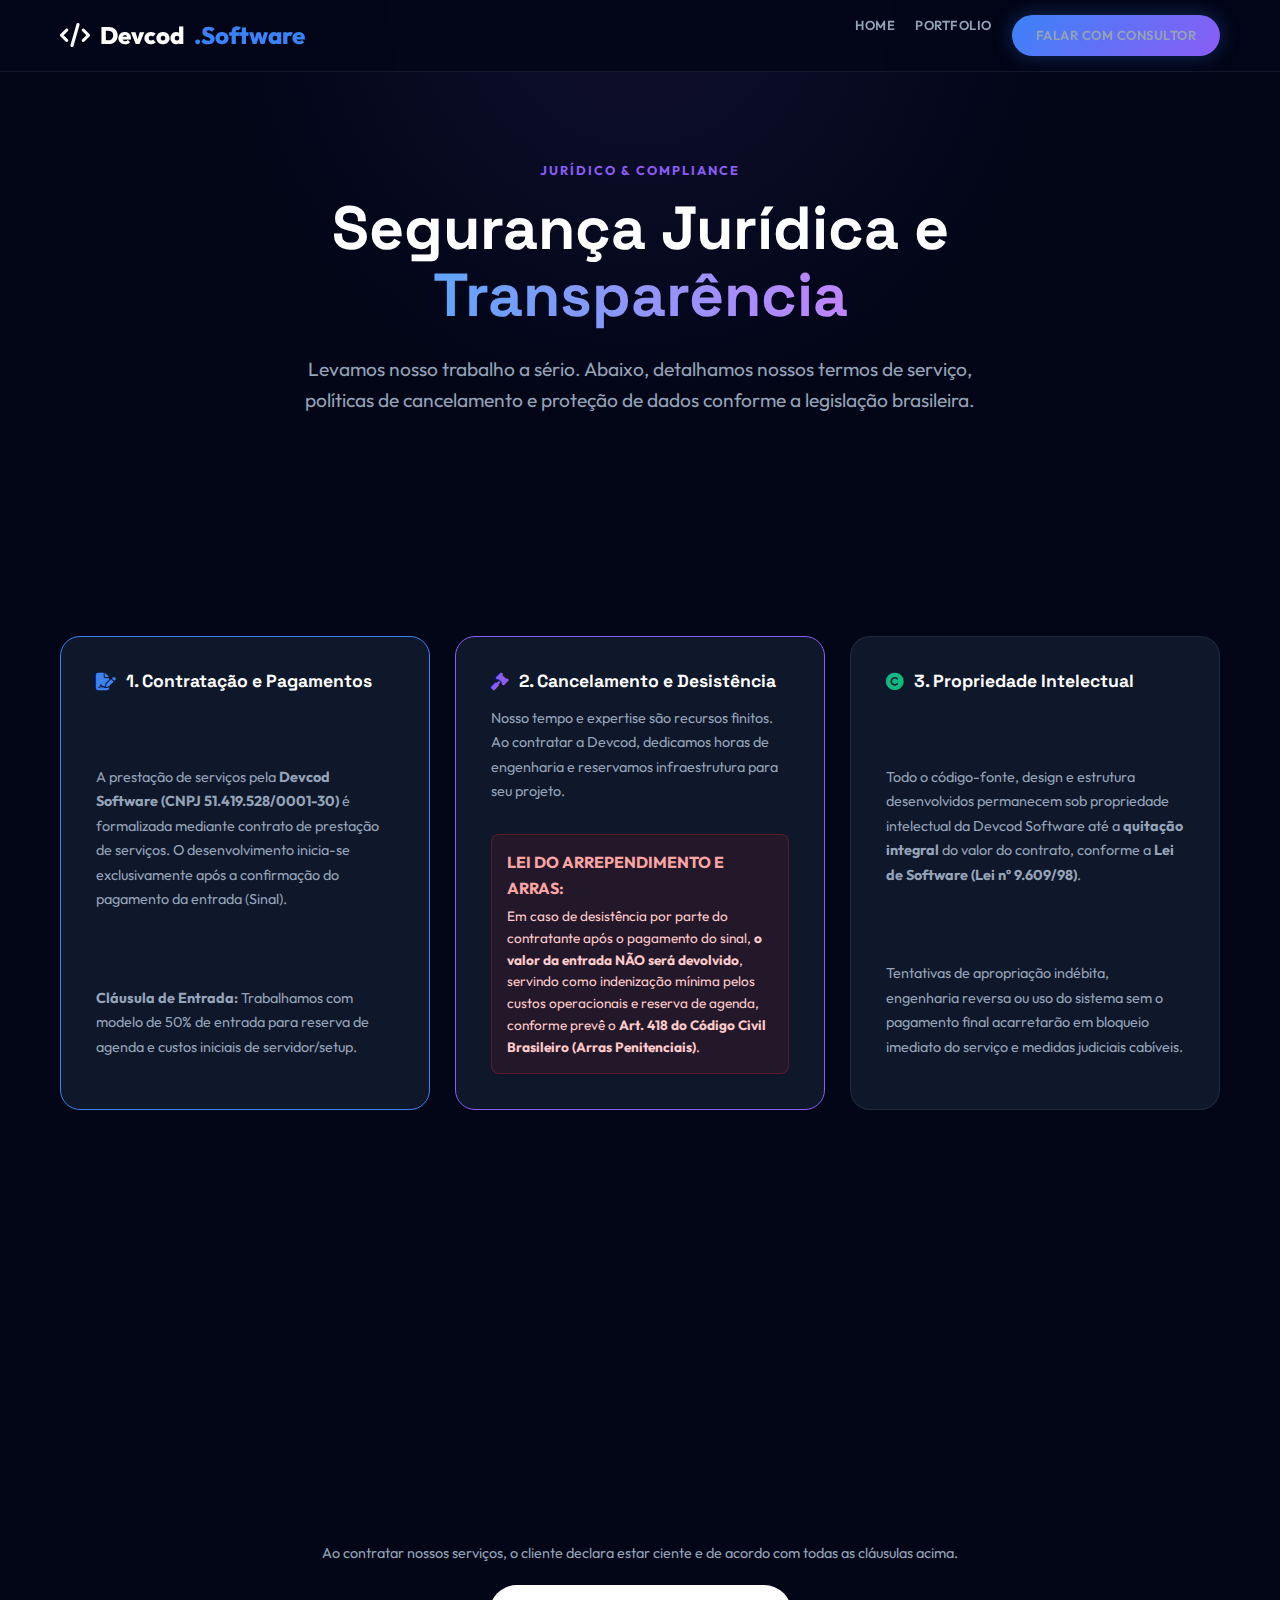
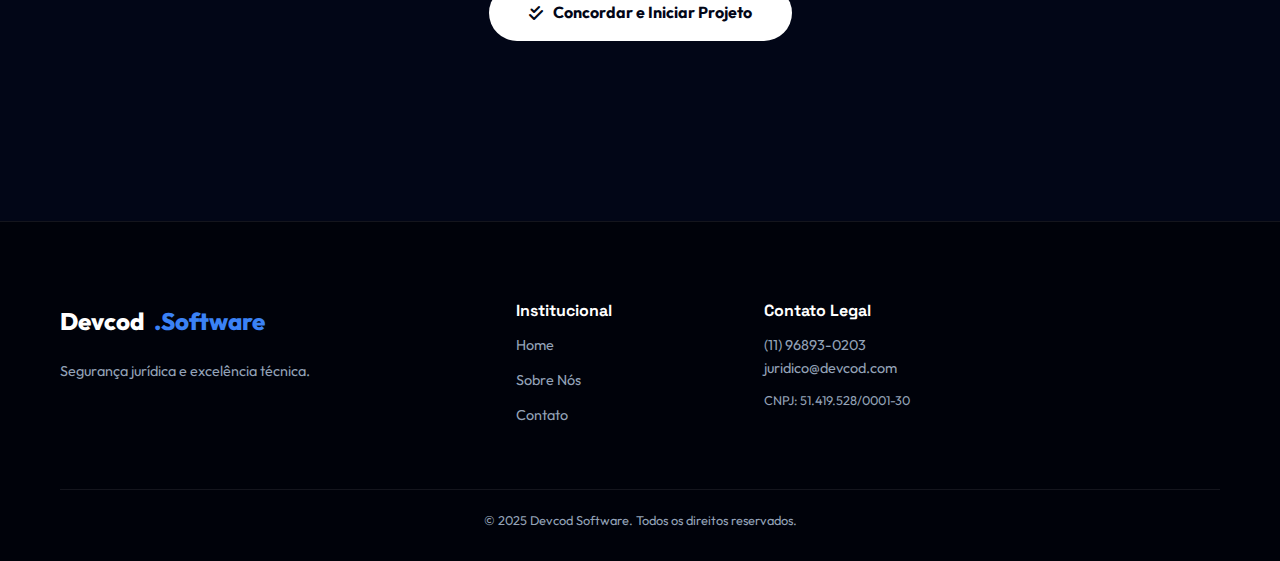
<file: privacidade.html>
<!DOCTYPE html>
<html lang="pt-BR">
<head>
    <meta charset="UTF-8">
    <meta name="viewport" content="width=device-width, initial-scale=1.0">
    <title>Termos de Uso e Privacidade | Devcod</title>
    <link rel="stylesheet" href="style.css">
    <link rel="stylesheet" href="https://cdnjs.cloudflare.com/ajax/libs/font-awesome/6.4.0/css/all.min.css">
    <style>
        /* Estilos específicos para texto jurídico */
        .legal-text { font-size: 0.9rem; color: var(--text-muted); line-height: 1.7; margin-bottom: 15px; }
        .legal-title { color: white; font-size: 1.1rem; margin-bottom: 15px; display: flex; align-items: center; gap: 10px; }
        .warning-box {
            background: rgba(220, 38, 38, 0.1); 
            border: 1px solid rgba(220, 38, 38, 0.3); 
            padding: 15px; 
            border-radius: 8px; 
            margin-top: 15px;
        }
    </style>
</head>
<body>
    <header>
        <div class="container nav-flex">
            <a href="index.html" class="logo"><i class="fa-solid fa-code"></i> Devcod<span>.Software</span></a>
            <nav class="nav-links">
                <a href="index.html">Home</a>
                <a href="portfolio.html">Portfolio</a>
                <a href="suporte.html" class="cta-header">Falar com Consultor</a>
            </nav>
        </div>
    </header>

    <main>
        <section class="page-hero">
            <div class="container">
                <div style="color:var(--accent); font-weight:700; letter-spacing:2px; text-transform:uppercase; font-size:0.8rem; margin-bottom:15px;">
                    Jurídico & Compliance
                </div>
                <h1 class="hero-title">Segurança Jurídica e <span class="text-gradient">Transparência</span></h1>
                <p class="hero-subtitle">Levamos nosso trabalho a sério. Abaixo, detalhamos nossos termos de serviço, políticas de cancelamento e proteção de dados conforme a legislação brasileira.</p>
            </div>
        </section>

        <section class="section-padding">
            <div class="container">
                <div class="bento-grid">
                    
                    <!-- CARD 1: CONTRATAÇÃO E PAGAMENTO -->
                    <div class="bento-card" style="grid-column: span 1; border-color: var(--primary);">
                        <h3 class="legal-title"><i class="fa-solid fa-file-signature" style="color:var(--primary)"></i> 1. Contratação e Pagamentos</h3>
                        <p class="legal-text">
                            A prestação de serviços pela <strong>Devcod Software (CNPJ 51.419.528/0001-30)</strong> é formalizada mediante contrato de prestação de serviços. O desenvolvimento inicia-se exclusivamente após a confirmação do pagamento da entrada (Sinal).
                        </p>
                        <p class="legal-text">
                            <strong>Cláusula de Entrada:</strong> Trabalhamos com modelo de 50% de entrada para reserva de agenda e custos iniciais de servidor/setup.
                        </p>
                    </div>

                    <!-- CARD 2: CANCELAMENTO E MULTA (IMPORTANTE) -->
                    <div class="bento-card" style="grid-column: span 1; border-color: var(--accent);">
                        <h3 class="legal-title"><i class="fa-solid fa-gavel" style="color:var(--accent)"></i> 2. Cancelamento e Desistência</h3>
                        <p class="legal-text">
                            Nosso tempo e expertise são recursos finitos. Ao contratar a Devcod, dedicamos horas de engenharia e reservamos infraestrutura para seu projeto.
                        </p>
                        <div class="warning-box">
                            <strong style="color: #fca5a5; display:block; margin-bottom:5px;">LEI DO ARREPENDIMENTO E ARRAS:</strong>
                            <p style="font-size:0.85rem; color: #fecaca; margin:0;">
                                Em caso de desistência por parte do contratante após o pagamento do sinal, <strong>o valor da entrada NÃO será devolvido</strong>, servindo como indenização mínima pelos custos operacionais e reserva de agenda, conforme prevê o <strong>Art. 418 do Código Civil Brasileiro (Arras Penitenciais)</strong>.
                            </p>
                        </div>
                    </div>

                    <!-- CARD 3: PROPRIEDADE INTELECTUAL -->
                    <div class="bento-card">
                        <h3 class="legal-title"><i class="fa-solid fa-copyright" style="color:var(--success)"></i> 3. Propriedade Intelectual</h3>
                        <p class="legal-text">
                            Todo o código-fonte, design e estrutura desenvolvidos permanecem sob propriedade intelectual da Devcod Software até a <strong>quitação integral</strong> do valor do contrato, conforme a <strong>Lei de Software (Lei nº 9.609/98)</strong>.
                        </p>
                        <p class="legal-text">
                            Tentativas de apropriação indébita, engenharia reversa ou uso do sistema sem o pagamento final acarretarão em bloqueio imediato do serviço e medidas judiciais cabíveis.
                        </p>
                    </div>

                    <!-- CARD 4: MÁ FÉ E RESPONSABILIDADES -->
                    <div class="bento-card">
                        <h3 class="legal-title"><i class="fa-solid fa-shield-halved"></i> 4. Conduta e Má-Fé</h3>
                        <p class="legal-text">
                            A Devcod repudia qualquer tentativa de má-fé. Todos os nossos projetos possuem logs de acesso e contrato digital com validade jurídica.
                        </p>
                        <p class="legal-text">
                            O não pagamento das parcelas acordadas resultará na suspensão imediata dos serviços (hospedagem, API e app) e inclusão do CNPJ/CPF do contratante nos órgãos de proteção ao crédito (SPC/Serasa) após 7 dias de atraso.
                        </p>
                    </div>

                    <!-- CARD 5: LGPD -->
                    <div class="bento-card">
                        <h3 class="legal-title"><i class="fa-solid fa-user-lock"></i> 5. Dados e LGPD</h3>
                        <p class="legal-text">
                            Em conformidade com a <strong>Lei Geral de Proteção de Dados (Lei 13.709/2018)</strong>, garantimos que seus dados (e os dados dos seus clientes no sistema) são armazenados com criptografia de ponta a ponta.
                        </p>
                        <p class="legal-text">
                            Não vendemos nem compartilhamos informações com terceiros. Utilizamos os dados estritamente para a execução do contrato e comunicação comercial.
                        </p>
                    </div>

                    <!-- CARD 6: SUPORTE -->
                    <div class="bento-card">
                        <h3 class="legal-title"><i class="fa-solid fa-headset"></i> 6. Suporte e Garantia</h3>
                        <p class="legal-text">
                            Oferecemos garantia técnica sobre bugs e falhas de código pelo período estipulado em contrato (geralmente 30 a 90 dias após a entrega).
                        </p>
                        <p class="legal-text">
                            A garantia não cobre: mau uso do sistema, alterações feitas por terceiros no código, ou problemas causados por provedores externos (ex: queda da AWS ou instabilidade do WhatsApp).
                        </p>
                    </div>
                </div>

                <div style="margin-top: 50px; text-align: center;">
                    <p style="color: var(--text-muted); font-size: 0.9rem;">
                        Ao contratar nossos serviços, o cliente declara estar ciente e de acordo com todas as cláusulas acima.
                    </p>
                    <div style="margin-top: 20px;">
                        <a href="suporte.html" class="btn-primary" style="padding: 15px 40px;">
                            <i class="fa-solid fa-check-double"></i> Concordar e Iniciar Projeto
                        </a>
                    </div>
                </div>
            </div>
        </section>
    </main>

    <footer>
        <div class="container">
            <div class="footer-grid">
                <div>
                    <div class="logo">Devcod<span>.Software</span></div>
                    <p style="color:var(--text-muted); font-size:0.9rem; margin-top:20px;">Segurança jurídica e excelência técnica.</p>
                </div>
                <div class="footer-links">
                    <h4 style="font-size:1rem;">Institucional</h4>
                    <a href="index.html">Home</a>
                    <a href="sobre.html">Sobre Nós</a>
                    <a href="suporte.html">Contato</a>
                </div>
                <div>
                    <h4 style="font-size:1rem;">Contato Legal</h4>
                    <p style="color:var(--text-muted); font-size:0.9rem;">(11) 96893-0203</p>
                    <p style="color:var(--text-muted); font-size:0.9rem;">juridico@devcod.com</p>
                    <p style="color:var(--text-muted); font-size:0.8rem; margin-top:10px;">CNPJ: 51.419.528/0001-30</p>
                </div>
            </div>
            <div style="text-align:center; margin-top:50px; border-top:1px solid var(--border); padding-top:20px; font-size:0.8rem; color:var(--text-muted);">
                &copy; 2025 Devcod Software. Todos os direitos reservados.
            </div>
        </div>
    </footer>
    <script src="script.js"></script>
</body>
</html>
</file>
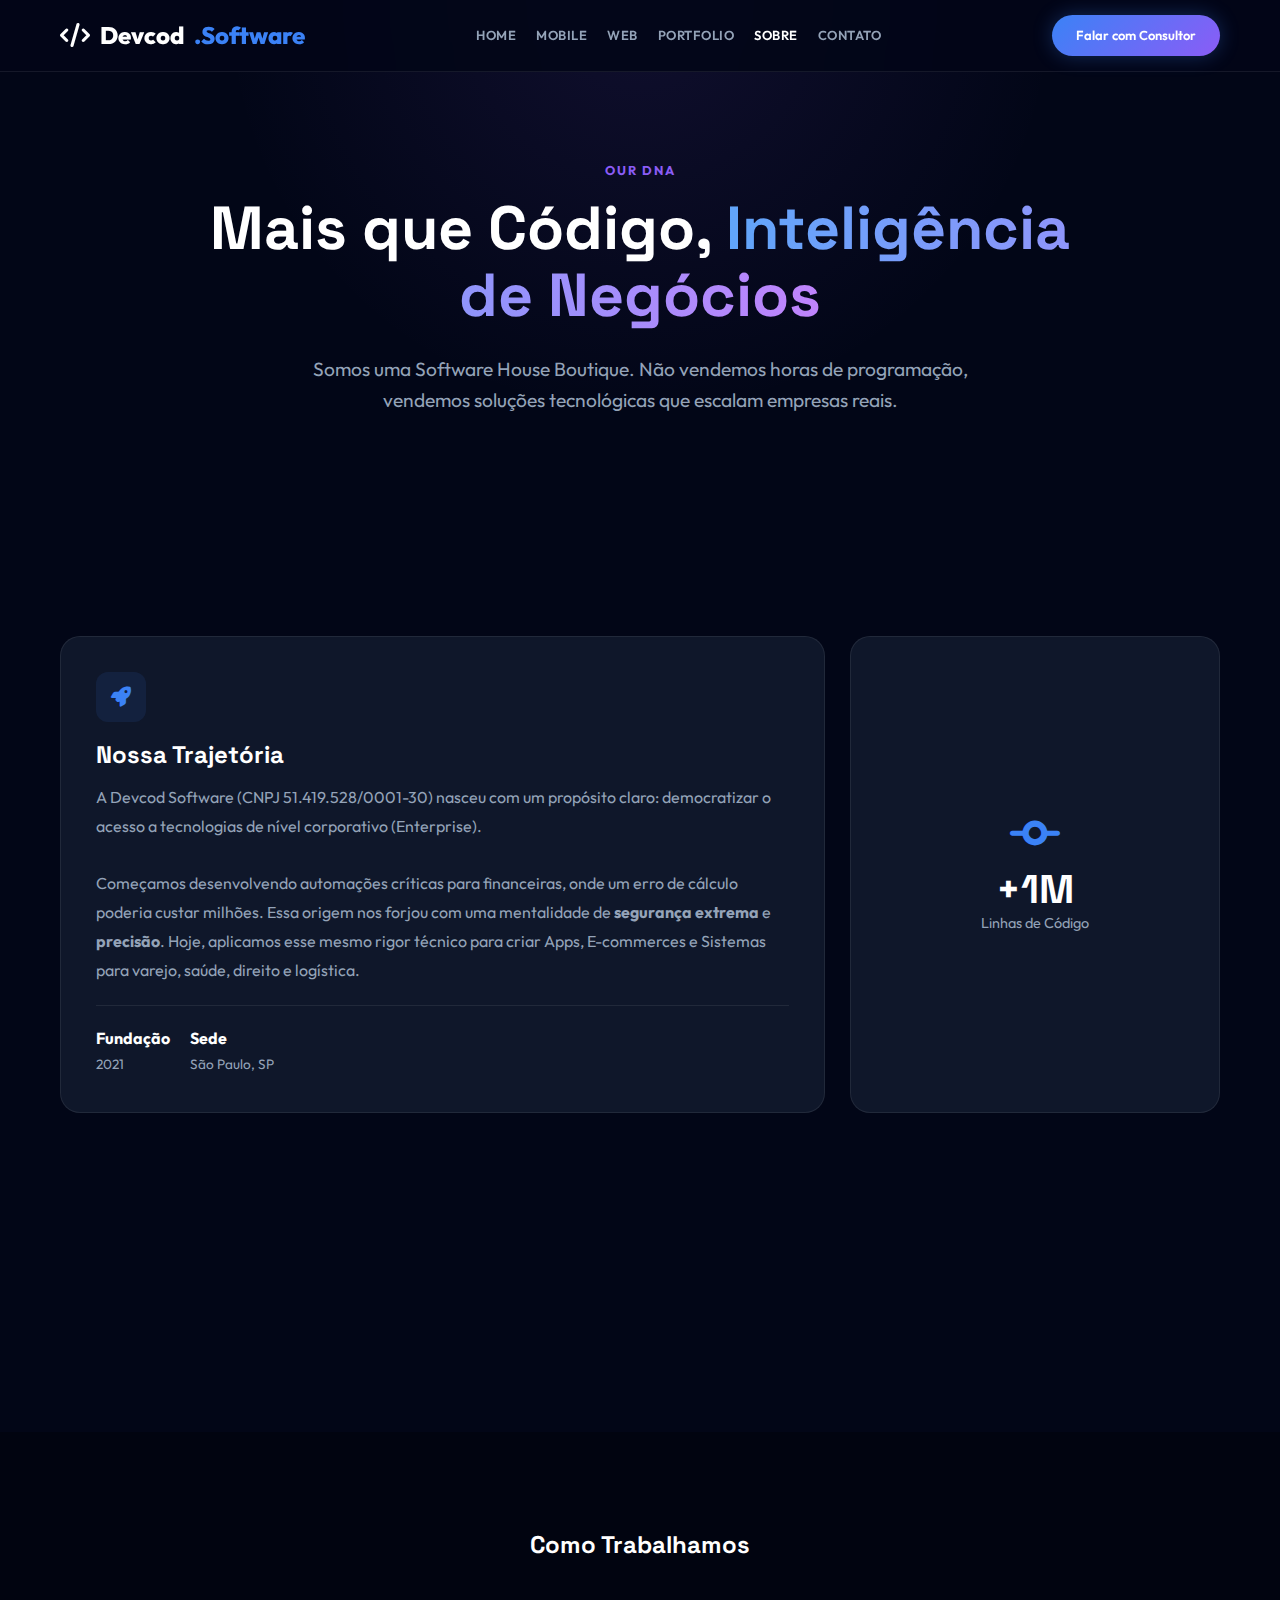
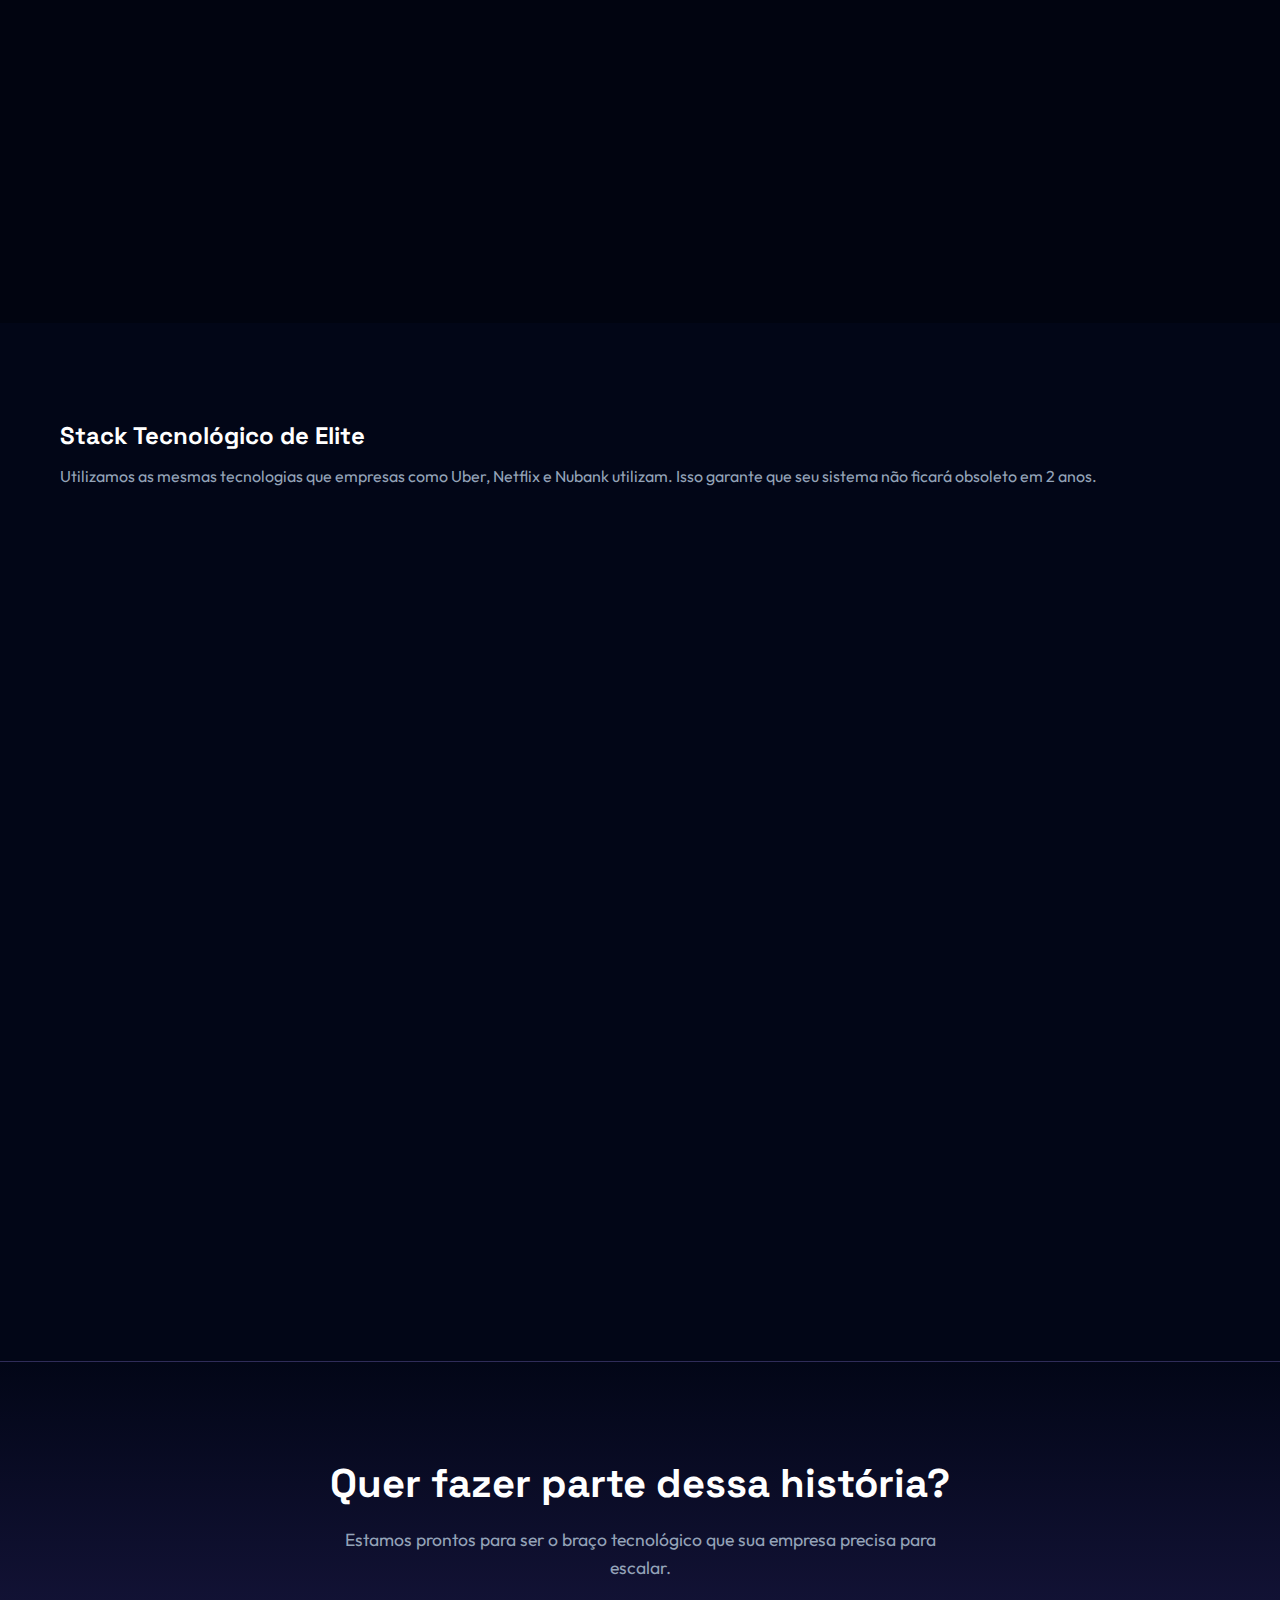
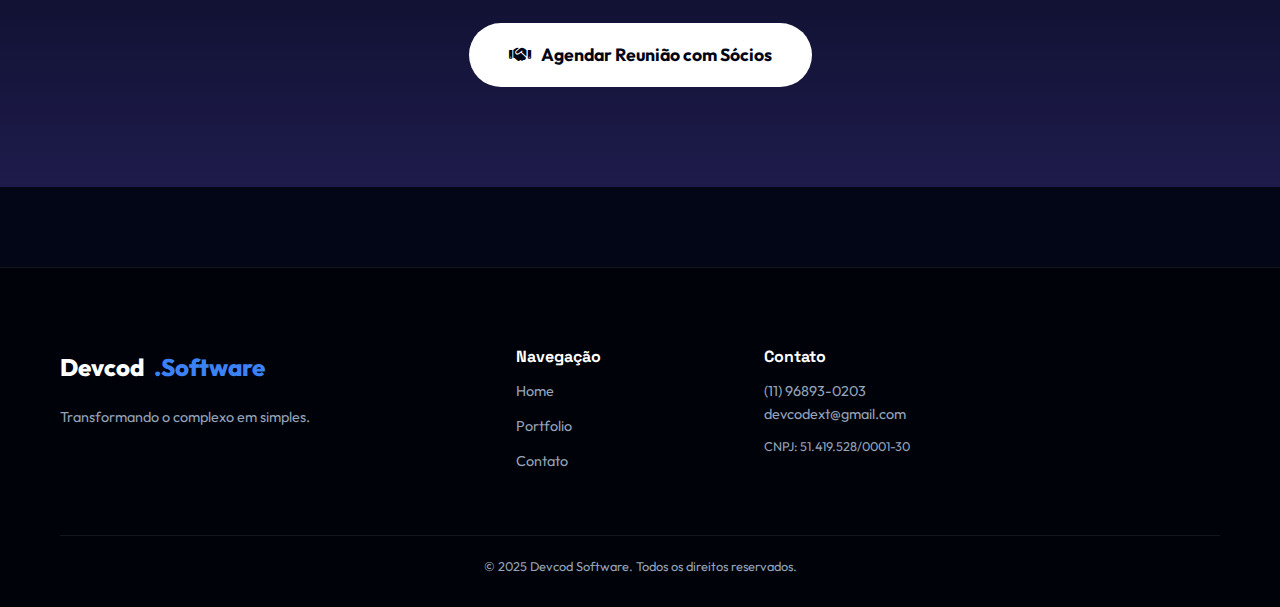
<file: sobre.html>
<!DOCTYPE html>
<html lang="pt-BR">
<head>
    <meta charset="UTF-8">
    <meta name="viewport" content="width=device-width, initial-scale=1.0">
    <title>Sobre a Devcod | Software House Enterprise</title>
    <link rel="stylesheet" href="style.css">
    <link rel="stylesheet" href="https://cdnjs.cloudflare.com/ajax/libs/font-awesome/6.4.0/css/all.min.css">
    <style>
        /* Ajuste específico para grids irregulares (Estilo Bento) nesta página */
        .span-2 { grid-column: span 2; }
        .span-3 { grid-column: span 3; }
        @media (max-width: 900px) {
            .span-2, .span-3 { grid-column: span 1; }
        }
    </style>
</head>
<body>
    <header>
        <div class="container nav-flex">
            <a href="index.html" class="logo"><i class="fa-solid fa-code"></i> Devcod<span>.Software</span></a>
            <nav class="nav-links">
                <a href="index.html">Home</a>
                <a href="mobile.html">Mobile</a>
                <a href="web.html">Web</a>
                <a href="portfolio.html">Portfolio</a>
                <a href="sobre.html" class="active">Sobre</a>
                <a href="suporte.html">Contato</a>
            </nav>
            <a href="suporte.html" class="cta-header">Falar com Consultor</a>
        </div>
    </header>

    <main>
        <section class="page-hero">
            <div class="container">
                <div style="color:var(--accent); font-weight:700; letter-spacing:2px; text-transform:uppercase; font-size:0.8rem; margin-bottom:15px;">
                    Our DNA
                </div>
                <h1 class="hero-title">Mais que Código, <span class="text-gradient">Inteligência de Negócios</span></h1>
                <p class="hero-subtitle">Somos uma Software House Boutique. Não vendemos horas de programação, vendemos soluções tecnológicas que escalam empresas reais.</p>
            </div>
        </section>

        <!-- SEÇÃO: HISTÓRIA E NÚMEROS -->
        <section class="section-padding">
            <div class="container">
                <div class="bento-grid">
                    <!-- História (Card Largo) -->
                    <div class="bento-card span-2">
                        <div class="bento-icon"><i class="fa-solid fa-rocket"></i></div>
                        <h2>Nossa Trajetória</h2>
                        <p style="color:var(--text-muted); font-size:1rem; margin-bottom:20px; line-height:1.8;">
                            A Devcod Software (CNPJ 51.419.528/0001-30) nasceu com um propósito claro: democratizar o acesso a tecnologias de nível corporativo (Enterprise).
                            <br><br>
                            Começamos desenvolvendo automações críticas para financeiras, onde um erro de cálculo poderia custar milhões. Essa origem nos forjou com uma mentalidade de <strong>segurança extrema</strong> e <strong>precisão</strong>. Hoje, aplicamos esse mesmo rigor técnico para criar Apps, E-commerces e Sistemas para varejo, saúde, direito e logística.
                        </p>
                        <div style="margin-top:auto; padding-top:20px; border-top:1px solid var(--border); display:flex; gap:20px;">
                            <div>
                                <strong style="color:white; display:block;">Fundação</strong>
                                <span style="font-size:0.85rem; color:var(--text-muted);">2021</span>
                            </div>
                            <div>
                                <strong style="color:white; display:block;">Sede</strong>
                                <span style="font-size:0.85rem; color:var(--text-muted);">São Paulo, SP</span>
                            </div>
                        </div>
                    </div>

                    <!-- Card Estatística 1 -->
                    <div class="bento-card" style="text-align:center; justify-content:center;">
                        <i class="fa-solid fa-code-commit" style="font-size:40px; color:var(--primary); margin-bottom:15px;"></i>
                        <h3 style="font-size:2.5rem; margin:0;">+1M</h3>
                        <p style="color:var(--text-muted); font-size:0.9rem;">Linhas de Código</p>
                    </div>

                    <!-- Card Estatística 2 -->
                    <div class="bento-card" style="text-align:center; justify-content:center;">
                        <i class="fa-solid fa-users-viewfinder" style="font-size:40px; color:var(--success); margin-bottom:15px;"></i>
                        <h3 style="font-size:2.5rem; margin:0;">98%</h3>
                        <p style="color:var(--text-muted); font-size:0.9rem;">Retenção de Clientes</p>
                    </div>
                </div>
            </div>
        </section>

        <!-- SEÇÃO: METODOLOGIA E CULTURA -->
        <section class="section-padding" style="background: rgba(0,0,0,0.3);">
            <div class="container">
                <h2 style="text-align:center; margin-bottom:50px;">Como Trabalhamos</h2>
                
                <div class="bento-grid">
                    <!-- Metodologia -->
                    <div class="bento-card">
                        <h3><i class="fa-solid fa-rotate" style="color:var(--accent); margin-right:10px;"></i> Agile & Scrum</h3>
                        <p style="color:var(--text-muted); font-size:0.9rem; margin-top:15px;">
                            Não sumimos por 6 meses. Trabalhamos com Sprints semanais. Você vê o projeto evoluindo e testa funcionalidades novas toda semana. Transparência radical.
                        </p>
                    </div>

                    <!-- Equipe -->
                    <div class="bento-card">
                        <h3><i class="fa-solid fa-user-graduate" style="color:var(--primary); margin-right:10px;"></i> Time Senior</h3>
                        <p style="color:var(--text-muted); font-size:0.9rem; margin-top:15px;">
                            Não usamos estagiários em projetos críticos. Nossa equipe é formada por engenheiros de software plenos e seniores com vivência de mercado.
                        </p>
                    </div>

                    <!-- Obsessão -->
                    <div class="bento-card">
                        <h3><i class="fa-solid fa-magnifying-glass-chart" style="color:var(--success); margin-right:10px;"></i> Foco no ROI</h3>
                        <p style="color:var(--text-muted); font-size:0.9rem; margin-top:15px;">
                            Código bonito não paga conta. Nosso foco é criar softwares que reduzam custos operacionais ou aumentem o faturamento do seu negócio.
                        </p>
                    </div>
                </div>
            </div>
        </section>

        <!-- SEÇÃO: TECNOLOGIA (VISUAL) -->
        <section class="section-padding">
            <div class="container">
                <div class="grid-2">
                    <div>
                        <h2>Stack Tecnológico de Elite</h2>
                        <p style="color:var(--text-muted); margin-bottom:30px;">
                            Utilizamos as mesmas tecnologias que empresas como Uber, Netflix e Nubank utilizam. Isso garante que seu sistema não ficará obsoleto em 2 anos.
                        </p>
                        <ul class="feature-list">
                            <li><i class="fa-solid fa-check"></i> <strong>Front-end:</strong> React, Next.js, Flutter</li>
                            <li><i class="fa-solid fa-check"></i> <strong>Back-end:</strong> Node.js, Python, GoLang</li>
                            <li><i class="fa-solid fa-check"></i> <strong>Cloud:</strong> AWS, Google Cloud, Docker</li>
                            <li><i class="fa-solid fa-check"></i> <strong>Banco de Dados:</strong> PostgreSQL, MongoDB, Redis</li>
                        </ul>
                    </div>
                    <div class="bento-card" style="display:flex; flex-wrap:wrap; gap:20px; align-items:center; justify-content:center; opacity:0.8;">
                        <i class="fa-brands fa-react fa-3x" title="React"></i>
                        <i class="fa-brands fa-node fa-3x" title="Node.js"></i>
                        <i class="fa-brands fa-python fa-3x" title="Python"></i>
                        <i class="fa-brands fa-aws fa-3x" title="AWS"></i>
                        <i class="fa-brands fa-docker fa-3x" title="Docker"></i>
                        <i class="fa-brands fa-git-alt fa-3x" title="Git"></i>
                        <i class="fa-brands fa-figma fa-3x" title="Figma"></i>
                        <i class="fa-brands fa-linux fa-3x" title="Linux"></i>
                    </div>
                </div>
            </div>
        </section>

        <!-- CTA FINAL -->
        <section class="section-padding" style="background: linear-gradient(180deg, var(--bg-dark) 0%, #1e1b4b 100%); border-top: 1px solid var(--border);">
            <div class="container" style="text-align:center;">
                <h2 style="font-size:2.5rem; margin-bottom:20px;">Quer fazer parte dessa história?</h2>
                <p style="color:var(--text-muted); font-size:1.1rem; max-width:600px; margin:0 auto 40px auto;">
                    Estamos prontos para ser o braço tecnológico que sua empresa precisa para escalar.
                </p>
                <div style="display:flex; justify-content:center; gap:20px;">
                    <a href="suporte.html" class="btn-primary" style="padding: 18px 40px; font-size: 1.1rem;">
                        <i class="fa-solid fa-handshake"></i> Agendar Reunião com Sócios
                    </a>
                </div>
            </div>
        </section>
    </main>

    <footer>
        <div class="container">
            <div class="footer-grid">
                <div>
                    <div class="logo">Devcod<span>.Software</span></div>
                    <p style="color:var(--text-muted); font-size:0.9rem; margin-top:20px;">Transformando o complexo em simples.</p>
                </div>
                <div class="footer-links">
                    <h4 style="font-size:1rem;">Navegação</h4>
                    <a href="index.html">Home</a>
                    <a href="portfolio.html">Portfolio</a>
                    <a href="suporte.html">Contato</a>
                </div>
                <div>
                    <h4 style="font-size:1rem;">Contato</h4>
                    <p style="color:var(--text-muted); font-size:0.9rem;">(11) 96893-0203</p>
                    <p style="color:var(--text-muted); font-size:0.9rem;">devcodext@gmail.com</p>
                    <p style="color:var(--text-muted); font-size:0.8rem; margin-top:10px;">CNPJ: 51.419.528/0001-30</p>
                </div>
            </div>
            <div style="text-align:center; margin-top:50px; border-top:1px solid var(--border); padding-top:20px; font-size:0.8rem; color:var(--text-muted);">
                &copy; 2025 Devcod Software. Todos os direitos reservados.
            </div>
        </div>
    </footer>
    <script src="script.js"></script>
</body>
</html>
</file>
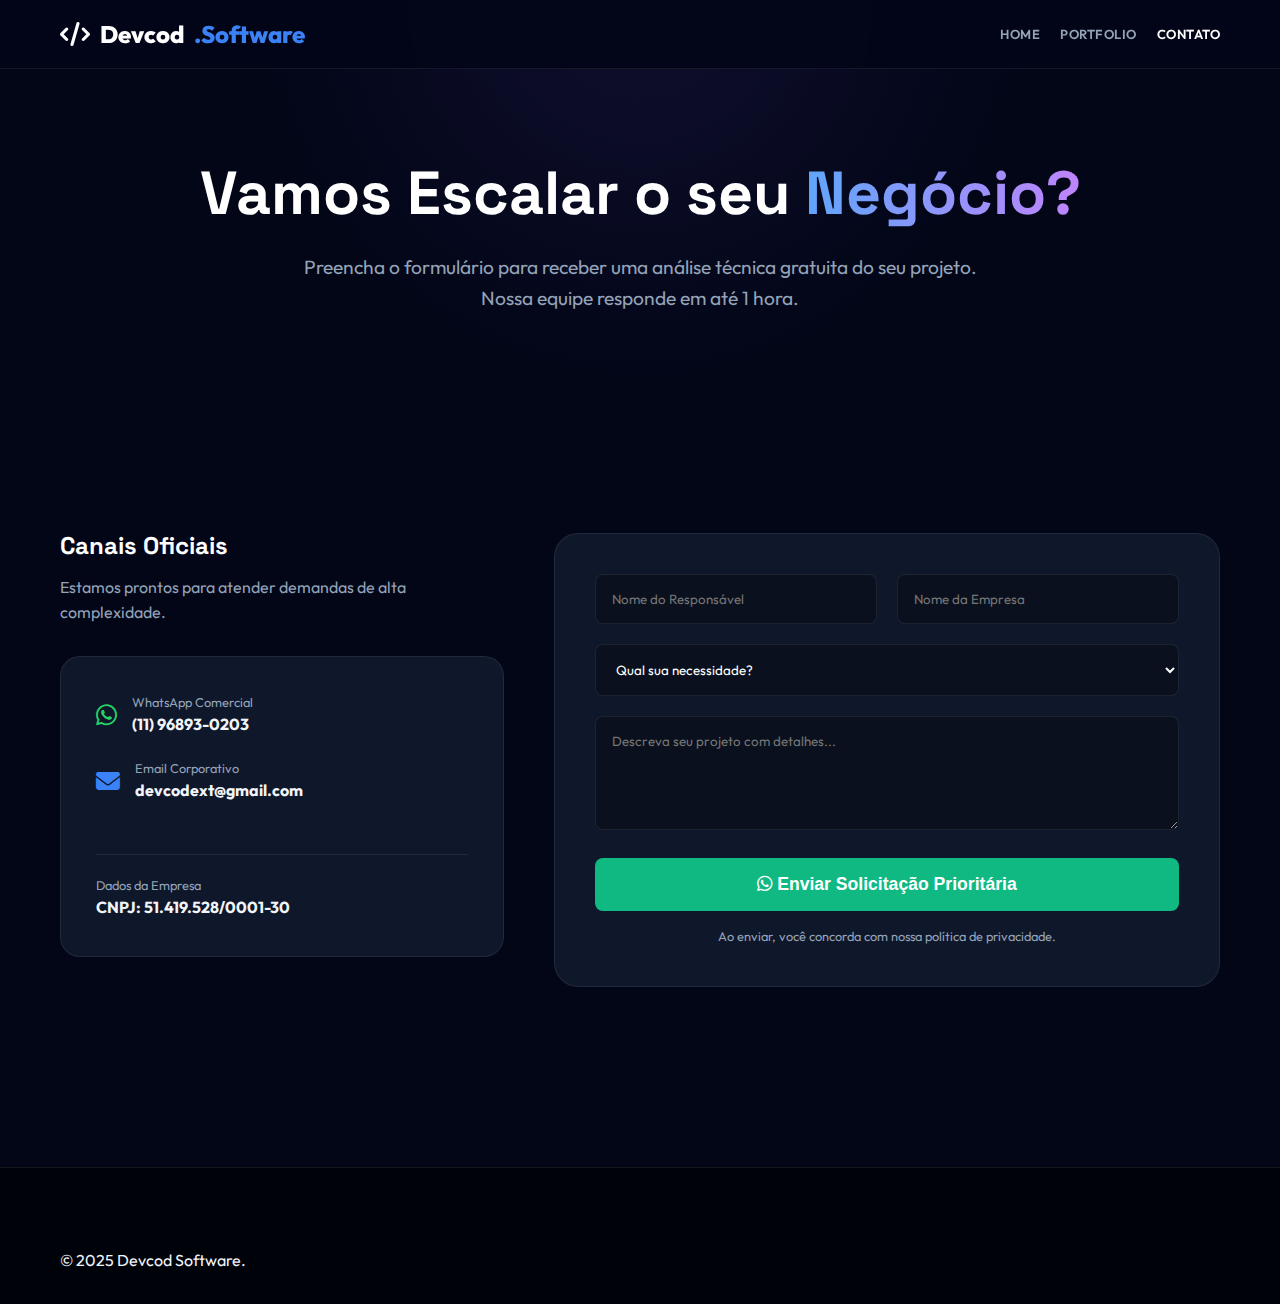
<file: suporte.html>
<!DOCTYPE html>
<html lang="pt-BR">
<head>
    <meta charset="UTF-8">
    <meta name="viewport" content="width=device-width, initial-scale=1.0">
    <title>Contato & Orçamento | Devcod</title>
    <link rel="stylesheet" href="style.css">
    <link rel="stylesheet" href="https://cdnjs.cloudflare.com/ajax/libs/font-awesome/6.4.0/css/all.min.css">
</head>
<body>
    <header>
        <div class="container nav-flex">
            <a href="index.html" class="logo"><i class="fa-solid fa-code"></i> Devcod<span>.Software</span></a>
            <nav class="nav-links">
                <a href="index.html">Home</a>
                <a href="portfolio.html">Portfolio</a>
                <a href="suporte.html" class="active">Contato</a>
            </nav>
        </div>
    </header>

    <main>
        <section class="page-hero">
            <div class="container">
                <h1 class="hero-title">Vamos Escalar o seu <span class="text-gradient">Negócio?</span></h1>
                <p class="hero-subtitle">Preencha o formulário para receber uma análise técnica gratuita do seu projeto. Nossa equipe responde em até 1 hora.</p>
            </div>
        </section>

        <section class="section-padding">
            <div class="container">
                <div style="display:grid; grid-template-columns: 1fr 1.5fr; gap:50px;">
                    <div>
                        <h2>Canais Oficiais</h2>
                        <p style="color:var(--text-muted); margin-bottom:30px;">Estamos prontos para atender demandas de alta complexidade.</p>
                        
                        <div class="bento-card">
                            <ul style="font-size:1rem;">
                                <li style="margin-bottom:20px; display:flex; align-items:center; gap:15px;">
                                    <i class="fa-brands fa-whatsapp" style="color:#25D366; font-size:24px;"></i>
                                    <div>
                                        <div style="font-size:0.8rem; color:var(--text-muted);">WhatsApp Comercial</div>
                                        <strong>(11) 96893-0203</strong>
                                    </div>
                                </li>
                                <li style="margin-bottom:20px; display:flex; align-items:center; gap:15px;">
                                    <i class="fa-solid fa-envelope" style="color:var(--primary); font-size:24px;"></i>
                                    <div>
                                        <div style="font-size:0.8rem; color:var(--text-muted);">Email Corporativo</div>
                                        <strong>devcodext@gmail.com</strong>
                                    </div>
                                </li>
                            </ul>
                            <div style="margin-top:30px; border-top:1px solid var(--border); padding-top:20px;">
                                <div style="font-size:0.8rem; color:var(--text-muted);">Dados da Empresa</div>
                                <strong>CNPJ: 51.419.528/0001-30</strong>
                            </div>
                        </div>
                    </div>

                    <div class="form-box">
                        <form id="whatsappForm">
                            <div style="display:grid; grid-template-columns:1fr 1fr; gap:20px;">
                                <input type="text" id="nome" class="form-control" placeholder="Nome do Responsável" required>
                                <input type="text" id="empresa" class="form-control" placeholder="Nome da Empresa" required>
                            </div>
                            <select id="servico" class="form-control">
                                <option value="" disabled selected>Qual sua necessidade?</option>
                                <option>Desenvolvimento de App Mobile</option>
                                <option>Sistema Web / Dashboard</option>
                                <option>E-commerce / Loja Virtual</option>
                                <option>Landing Page / Site</option>
                                <option>Consultoria / Outros</option>
                            </select>
                            <textarea id="mensagem" rows="5" class="form-control" placeholder="Descreva seu projeto com detalhes..." required></textarea>
                            
                            <button type="submit" class="btn-submit">
                                <i class="fa-brands fa-whatsapp"></i> Enviar Solicitação Prioritária
                            </button>
                            <p style="text-align:center; font-size:0.8rem; color:var(--text-muted); margin-top:15px;">Ao enviar, você concorda com nossa política de privacidade.</p>
                        </form>
                    </div>
                </div>
            </div>
        </section>
    </main>

    <footer><div class="container"><div class="legal">&copy; 2025 Devcod Software.</div></div></footer>
    <script src="script.js"></script>
</body>
</html>
</file>
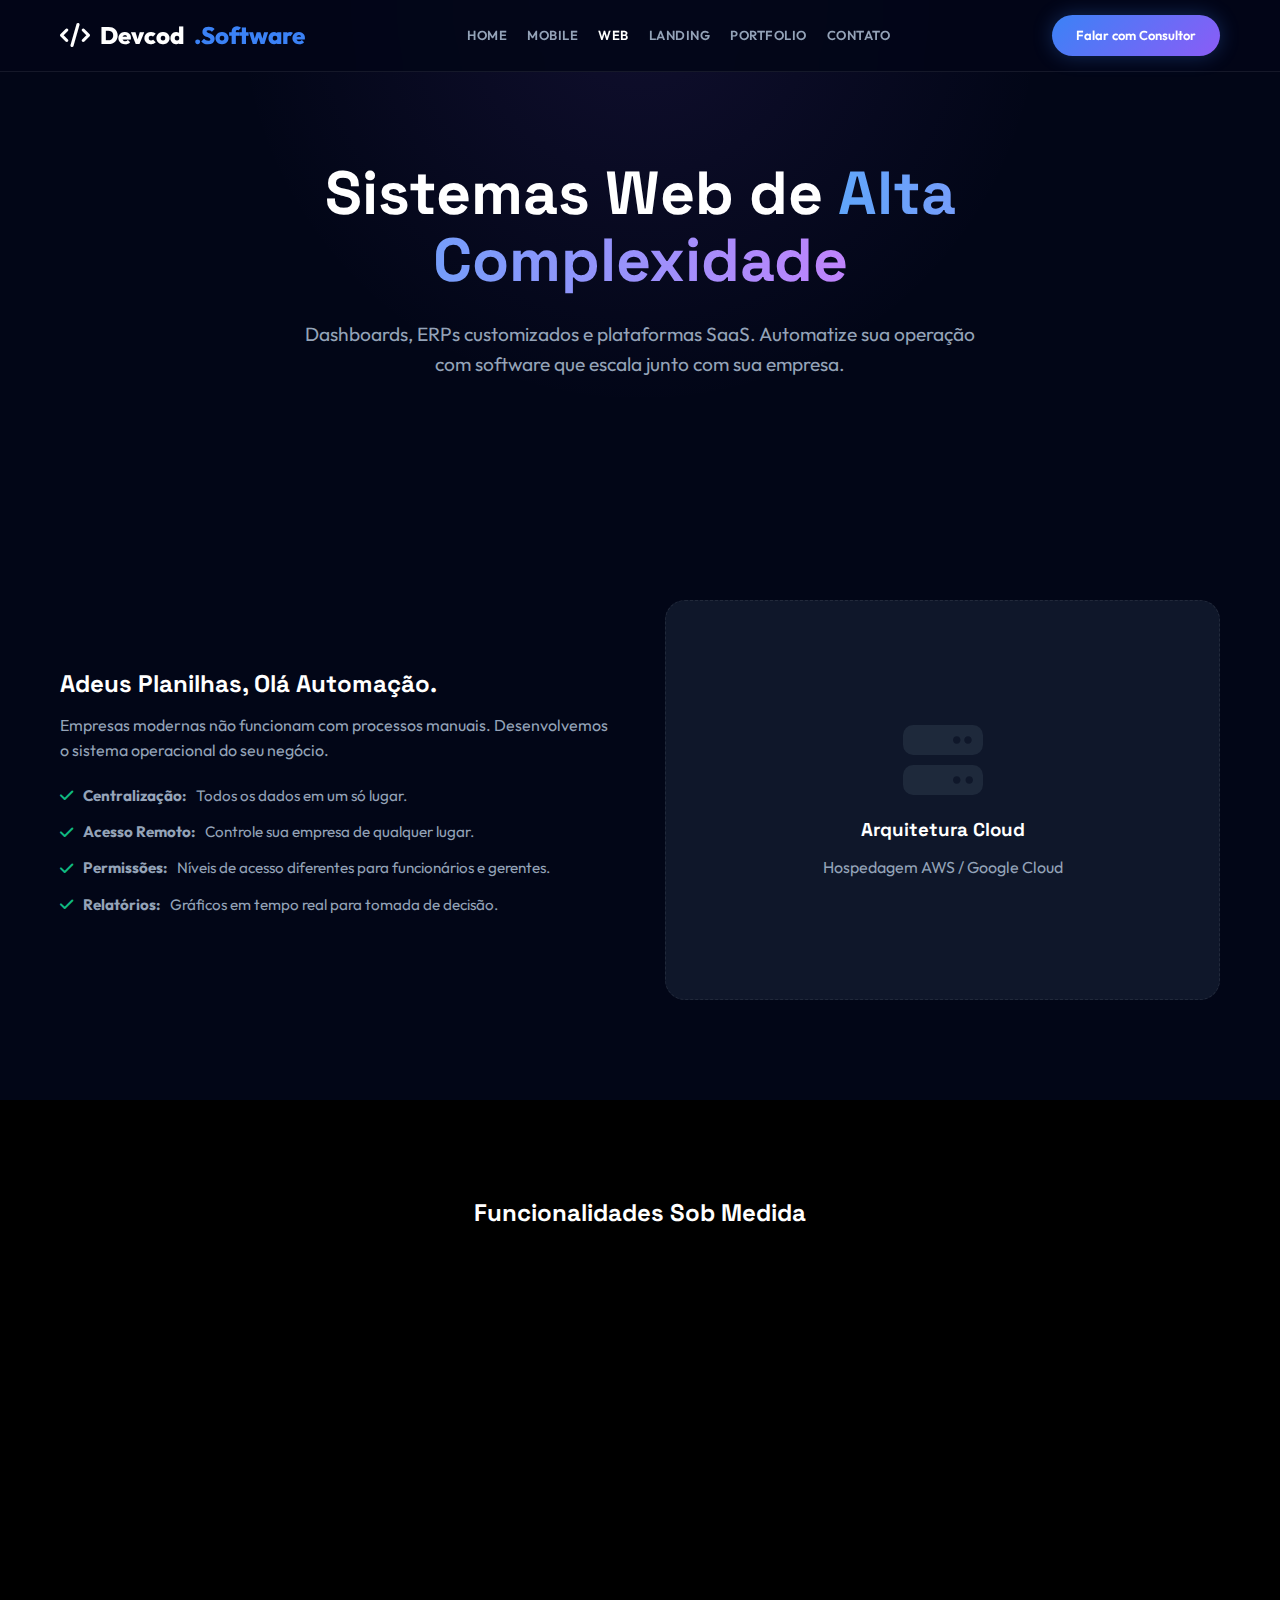
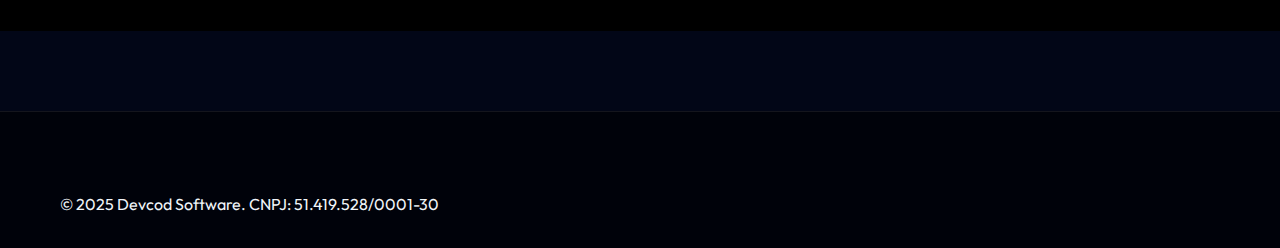
<file: web.html>
<!DOCTYPE html>
<html lang="pt-BR">
<head>
    <meta charset="UTF-8">
    <meta name="viewport" content="width=device-width, initial-scale=1.0">
    <title>Sistemas Web Corporativos | Devcod</title>
    <link rel="stylesheet" href="style.css">
    <link rel="stylesheet" href="https://cdnjs.cloudflare.com/ajax/libs/font-awesome/6.4.0/css/all.min.css">
</head>
<body>
    <header>
        <div class="container nav-flex">
            <a href="index.html" class="logo"><i class="fa-solid fa-code"></i> Devcod<span>.Software</span></a>
            <nav class="nav-links">
                <a href="index.html">Home</a>
                <a href="mobile.html">Mobile</a>
                <a href="web.html" class="active">Web</a>
                <a href="landing.html">Landing</a>
                <a href="portfolio.html">Portfolio</a>
                <a href="suporte.html">Contato</a>
            </nav>
            <a href="suporte.html" class="cta-header">Falar com Consultor</a>
        </div>
    </header>

    <main>
        <section class="page-hero">
            <div class="container">
                <h1 class="hero-title">Sistemas Web de <span class="text-gradient">Alta Complexidade</span></h1>
                <p class="hero-subtitle">Dashboards, ERPs customizados e plataformas SaaS. Automatize sua operação com software que escala junto com sua empresa.</p>
            </div>
        </section>

        <section class="section-padding">
            <div class="container">
                <div style="display:grid; grid-template-columns:1fr 1fr; gap:50px; align-items:center;">
                    <div>
                        <h2>Adeus Planilhas, Olá Automação.</h2>
                        <p style="color:var(--text-muted); margin-bottom:20px;">Empresas modernas não funcionam com processos manuais. Desenvolvemos o sistema operacional do seu negócio.</p>
                        <ul class="feature-list">
                            <li><i class="fa-solid fa-check"></i> <strong>Centralização:</strong> Todos os dados em um só lugar.</li>
                            <li><i class="fa-solid fa-check"></i> <strong>Acesso Remoto:</strong> Controle sua empresa de qualquer lugar.</li>
                            <li><i class="fa-solid fa-check"></i> <strong>Permissões:</strong> Níveis de acesso diferentes para funcionários e gerentes.</li>
                            <li><i class="fa-solid fa-check"></i> <strong>Relatórios:</strong> Gráficos em tempo real para tomada de decisão.</li>
                        </ul>
                    </div>
                    <div class="bento-card" style="min-height:400px; display:flex; align-items:center; justify-content:center; border:1px dashed var(--border);">
                        <div style="text-align:center;">
                            <i class="fa-solid fa-server" style="font-size:80px; color:var(--bg-card-hover); margin-bottom:20px;"></i>
                            <h3 style="color:white;">Arquitetura Cloud</h3>
                            <p style="color:var(--text-muted);">Hospedagem AWS / Google Cloud</p>
                        </div>
                    </div>
                </div>
            </div>
        </section>

        <section class="section-padding" style="background:#000;">
            <div class="container">
                <h2 style="text-align:center; margin-bottom:50px;">Funcionalidades Sob Medida</h2>
                <div class="bento-grid">
                    <div class="bento-card">
                        <div class="bento-icon"><i class="fa-solid fa-money-bill-transfer"></i></div>
                        <h3>Financeiro</h3>
                        <p style="color:var(--text-muted);">Emissão de boletos, integração com bancos, fluxo de caixa e DRE automático.</p>
                    </div>
                    <div class="bento-card">
                        <div class="bento-icon"><i class="fa-solid fa-users"></i></div>
                        <h3>CRM & Clientes</h3>
                        <p style="color:var(--text-muted);">Pipeline de vendas, histórico de atendimento e automação de follow-up.</p>
                    </div>
                    <div class="bento-card">
                        <div class="bento-icon"><i class="fa-solid fa-boxes-stacked"></i></div>
                        <h3>Estoque & Logística</h3>
                        <p style="color:var(--text-muted);">Controle de entrada/saída, integração com transportadoras e alertas de reposição.</p>
                    </div>
                </div>
            </div>
        </section>
    </main>

    <footer>
        <div class="container">
            <div class="legal">&copy; 2025 Devcod Software. CNPJ: 51.419.528/0001-30</div>
        </div>
    </footer>
    <script src="script.js"></script>
</body>
</html>
</file>
<file: style.css>
/* style.css - Devcod Enterprise Design System */
@import url('https://fonts.googleapis.com/css2?family=Outfit:wght@300;400;500;700;800&family=Space+Grotesk:wght@300;400;600;700&display=swap');

:root {
    --bg-dark: #020617;
    --bg-card: #0f172a;
    --bg-card-hover: #1e293b;
    --primary: #3b82f6;
    --accent: #8b5cf6;
    --success: #10b981;
    --text-main: #f1f5f9;
    --text-muted: #94a3b8;
    --border: rgba(255, 255, 255, 0.08);
    --gradient-main: linear-gradient(135deg, #3b82f6 0%, #8b5cf6 100%);
    --gradient-text: linear-gradient(to right, #60a5fa, #c084fc);
}

* { margin: 0; padding: 0; box-sizing: border-box; outline: none; }
html { scroll-behavior: smooth; }

body {
    font-family: 'Outfit', sans-serif;
    background-color: var(--bg-dark);
    color: var(--text-main);
    line-height: 1.6;
    overflow-x: hidden;
}

h1, h2, h3, h4 { font-family: 'Space Grotesk', sans-serif; line-height: 1.1; margin-bottom: 15px; color: white; }
a { text-decoration: none; transition: 0.3s; color: inherit; }
ul { list-style: none; }

/* LAYOUT */
.container { max-width: 1200px; margin: 0 auto; padding: 0 20px; position: relative; z-index: 2; }
.section-padding { padding: 100px 0; }
.text-gradient { background: var(--gradient-text); -webkit-background-clip: text; -webkit-text-fill-color: transparent; font-weight: 800; }

/* HEADER */
header {
    position: fixed; top: 0; width: 100%;
    background: rgba(2, 6, 23, 0.9); backdrop-filter: blur(20px);
    border-bottom: 1px solid var(--border); z-index: 1000; padding: 15px 0;
}
.nav-flex { display: flex; justify-content: space-between; align-items: center; }
.logo { font-size: 24px; font-weight: 800; color: white; display: flex; align-items: center; gap: 10px; }
.logo span { color: var(--primary); }

.nav-links { display: flex; gap: 20px; }
.nav-links a { font-size: 13px; font-weight: 600; text-transform: uppercase; color: var(--text-muted); letter-spacing: 0.5px; }
.nav-links a:hover, .nav-links a.active { color: white; }
.cta-header {
    background: var(--gradient-main); color: white; padding: 10px 24px; border-radius: 50px;
    font-weight: 600; font-size: 13px; box-shadow: 0 0 20px rgba(59, 130, 246, 0.3);
}

/* HERO SECTION */
.hero-full {
    min-height: 90vh; display: flex; align-items: center; justify-content: center; text-align: center;
    background: radial-gradient(circle at center, rgba(59, 130, 246, 0.1), transparent 60%);
    padding-top: 80px; position: relative;
}
.page-hero {
    padding: 160px 0 80px; text-align: center; background: radial-gradient(circle at top, rgba(139, 92, 246, 0.1), transparent 50%);
}
.hero-title { font-size: 3.8rem; margin-bottom: 25px; max-width: 900px; margin-left: auto; margin-right: auto; }
.hero-subtitle { font-size: 1.2rem; color: var(--text-muted); max-width: 700px; margin: 0 auto 40px; }

/* BENTO GRID (LAYOUT AVANÇADO) */
.bento-grid {
    display: grid;
    grid-template-columns: repeat(auto-fit, minmax(350px, 1fr));
    gap: 25px;
}
.bento-card {
    background: var(--bg-card); border: 1px solid var(--border);
    padding: 35px; border-radius: 20px; position: relative; overflow: hidden;
    transition: 0.4s; display: flex; flex-direction: column; justify-content: space-between;
}
.bento-card:hover { border-color: var(--primary); background: var(--bg-card-hover); transform: translateY(-5px); }
.bento-icon {
    width: 50px; height: 50px; background: rgba(59,130,246,0.1); border-radius: 12px;
    display: flex; align-items: center; justify-content: center; font-size: 20px; color: var(--primary); margin-bottom: 20px;
}

/* LISTAS DE RECURSOS */
.feature-list li { margin-bottom: 12px; display: flex; align-items: center; gap: 10px; color: var(--text-muted); font-size: 0.95rem; }
.feature-list i { color: var(--success); }

/* FAQ ACCORDION */
.faq-item { background: var(--bg-card); margin-bottom: 15px; border-radius: 12px; border: 1px solid var(--border); overflow: hidden; }
.faq-question { padding: 20px; cursor: pointer; display: flex; justify-content: space-between; align-items: center; font-weight: 600; }
.faq-answer {
    padding: 0 20px; max-height: 0; overflow: hidden; transition: 0.4s ease;
    color: var(--text-muted); font-size: 0.95rem; border-top: 1px solid transparent;
}
.faq-item.active .faq-answer { padding: 20px; max-height: 300px; border-top-color: var(--border); }
.faq-item.active .faq-question { color: var(--primary); }

/* BOTÕES */
.btn-primary {
    background: white; color: var(--bg-dark); padding: 18px 36px; border-radius: 50px;
    font-weight: 700; display: inline-flex; align-items: center; gap: 10px; font-size: 1rem; cursor: pointer; border: none;
}
.btn-primary:hover { background: #cbd5e1; transform: translateY(-2px); }

/* FORMULÁRIO */
.form-box { background: var(--bg-card); padding: 40px; border-radius: 24px; border: 1px solid var(--border); }
.form-control {
    width: 100%; padding: 16px; background: rgba(0,0,0,0.3); border: 1px solid var(--border);
    border-radius: 8px; color: white; margin-bottom: 20px; font-family: inherit;
}
.btn-submit { width: 100%; padding: 16px; background: var(--success); color: white; border: none; border-radius: 8px; font-weight: 700; cursor: pointer; font-size: 1.1rem; }
.btn-submit:hover { background: #059669; }

/* FOOTER */
footer { background: #00020a; border-top: 1px solid var(--border); padding: 80px 0 30px; margin-top: 80px; }
.footer-grid { display: grid; grid-template-columns: 2fr 1fr 1fr 1fr; gap: 40px; }
.footer-links a { display: block; margin-bottom: 12px; color: var(--text-muted); font-size: 0.9rem; }
.footer-links a:hover { color: white; }

/* RESPONSIVO */
@media (max-width: 900px) {
    .nav-links { display: none; }
    .hero-title { font-size: 2.5rem; }
    .footer-grid { grid-template-columns: 1fr; }
    .bento-grid { grid-template-columns: 1fr; }
}
</file>
